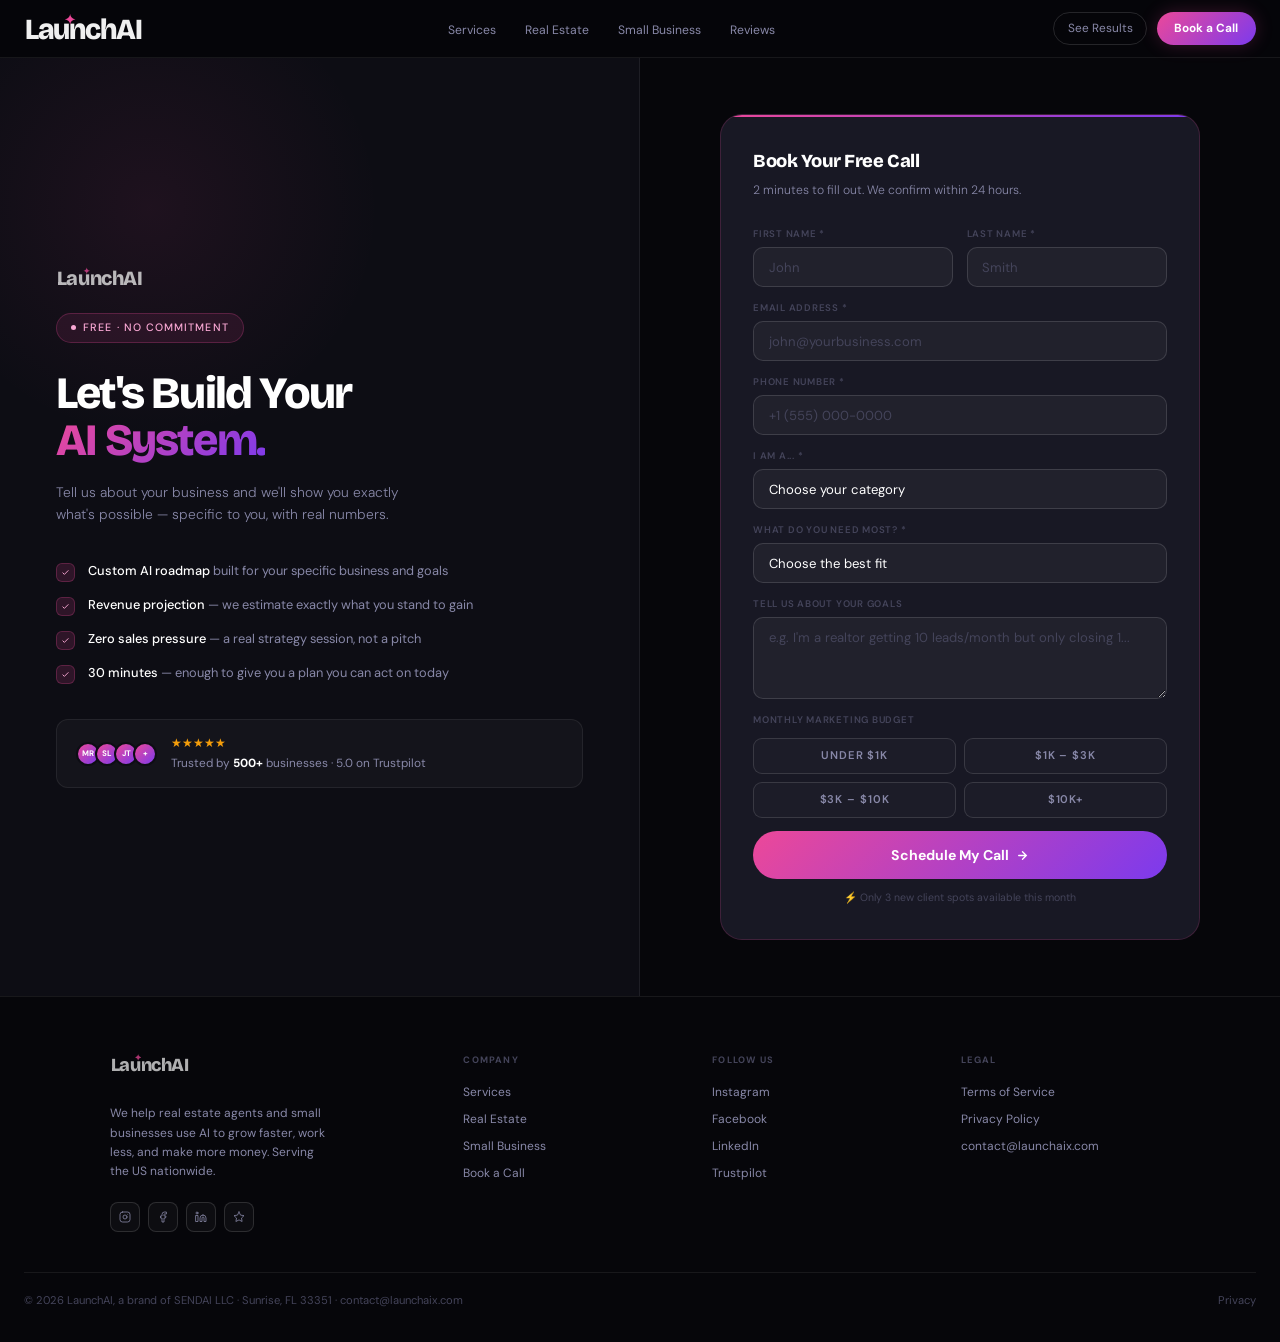
<file: book.html>
<!DOCTYPE html>
<html lang="en">
<head>
<meta charset="UTF-8">
<meta name="viewport" content="width=device-width, initial-scale=1.0">
<title>Book a Free Call | LaunchAI</title>
<meta name="description" content="Book your free AI strategy call with LaunchAI. We'll build a custom growth plan for your real estate or small business — no pressure, no BS.">
<meta name="robots" content="index, follow">
<link rel="canonical" href="https://launchaix.com/book">
<meta property="og:type" content="website">
<meta property="og:url" content="https://launchaix.com/book">
<meta property="og:title" content="Book a Free Call | LaunchAI">
<meta property="og:description" content="Book your free AI strategy call with LaunchAI. Get a custom plan specific to your business with real numbers.">
<meta property="og:image" content="https://launchaix.com/og-image.png">
<meta name="twitter:card" content="summary_large_image">
<meta name="twitter:title" content="Book a Free Call | LaunchAI">
<meta name="twitter:description" content="Book your free AI strategy call with LaunchAI.">
<meta name="twitter:image" content="https://launchaix.com/og-image.png">
<link rel="icon" href="data:image/svg+xml,<svg xmlns='http://www.w3.org/2000/svg' viewBox='0 0 32 32'><rect width='32' height='32' rx='8' fill='%23ec4899'/><text x='50%25' y='50%25' dominant-baseline='central' text-anchor='middle' font-family='Arial Black' font-size='20' font-weight='900' fill='white'>L</text></svg>">
<link rel="preconnect" href="https://fonts.googleapis.com">
<link rel="preconnect" href="https://fonts.gstatic.com" crossorigin>
<link href="https://fonts.googleapis.com/css2?family=Bricolage+Grotesque:wght@400;600;700;800&family=DM+Sans:ital,wght@0,300;0,400;0,500;1,300&display=swap" rel="stylesheet">
<style>
*,*::before,*::after{margin:0;padding:0;box-sizing:border-box}
:root{
  --ink:#06060a;--ink2:#0d0d14;--surface:#11111a;--card:#181824;--card2:#1e1e2e;
  --line:rgba(255,255,255,.07);--line2:rgba(255,255,255,.13);
  --off:#f0f0f8;--muted:#8888a8;--dim:#44445a;
  --pink:#ec4899;--ps:#f9a8d4;--purple:#7c3aed;--blue:#3b82f6;--bs:#93c5fd;
  --grad:linear-gradient(135deg,#ec4899,#7c3aed,#3b82f6);
  --grad2:linear-gradient(135deg,#ec4899,#7c3aed);
  --grad3:linear-gradient(135deg,#7c3aed,#3b82f6);
  --head:'Bricolage Grotesque',sans-serif;--body:'DM Sans',sans-serif;
}
html{scroll-behavior:smooth;-webkit-text-size-adjust:100%}
body{background:var(--ink);color:var(--off);font-family:var(--body);overflow-x:hidden;-webkit-font-smoothing:antialiased;line-height:1.6}
a{text-decoration:none;color:inherit}
:focus-visible{outline:2px solid var(--pink);outline-offset:2px}
/* Nav */
.nav{position:sticky;top:0;z-index:300;display:flex;align-items:center;justify-content:space-between;padding:0 1.5rem;height:58px;background:rgba(6,6,10,.88);backdrop-filter:blur(24px);border-bottom:1px solid var(--line)}
.nav-logo{display:flex;align-items:center;cursor:pointer;text-decoration:none;flex-shrink:0}
.logo-svg{height:34px;width:auto;display:block}
.nav-links{display:flex;gap:1.8rem;list-style:none}
.nav-links a{font-size:.76rem;color:var(--muted);transition:.2s}.nav-links a:hover{color:#fff}
.nav-btns{display:flex;gap:.6rem}
.btn-ghost-sm{font-size:.74rem;color:var(--muted);padding:.4rem .85rem;border-radius:50px;border:1px solid var(--line2);transition:.2s;cursor:pointer;font-family:var(--body);background:transparent;text-decoration:none}
.btn-ghost-sm:hover{color:#fff;border-color:rgba(255,255,255,.25)}
.btn-pink-sm{font-size:.74rem;font-weight:700;color:#fff;background:var(--grad2);padding:.44rem 1.1rem;border-radius:50px;transition:.2s;font-family:var(--body);border:none;box-shadow:0 0 18px rgba(236,72,153,.22);text-decoration:none;display:inline-block}
.btn-pink-sm:hover{opacity:.88}
@media(max-width:600px){.nav-links,.btn-ghost-sm{display:none}}
/* Book layout */
.book-wrap{min-height:calc(100vh - 58px);display:grid;grid-template-columns:1fr 1fr}
.book-left{padding:4.5rem 3.5rem;display:flex;flex-direction:column;justify-content:center;border-right:1px solid var(--line);background:var(--ink2);position:relative;overflow:hidden}
.book-left-glow{position:absolute;top:-100px;left:-100px;width:500px;height:500px;background:radial-gradient(circle,rgba(236,72,153,.08),transparent 65%);pointer-events:none}
.bbadge{display:inline-flex;align-items:center;gap:.45rem;background:rgba(236,72,153,.1);border:1px solid rgba(236,72,153,.25);color:var(--ps);font-size:.67rem;font-weight:500;letter-spacing:.1em;text-transform:uppercase;padding:.32rem .88rem;border-radius:50px;margin-bottom:1.7rem;font-family:var(--body)}
.bpulse{width:5px;height:5px;border-radius:50%;background:var(--ps);animation:blink 2s infinite;flex-shrink:0}
@keyframes blink{0%,100%{opacity:1;transform:scale(1)}50%{opacity:.3;transform:scale(1.5)}}
.bh1{font-family:var(--head);font-size:clamp(1.8rem,3.5vw,2.8rem);font-weight:800;letter-spacing:-.04em;line-height:1.06;color:#fff;margin-bottom:1rem}
.bh1-g{background:var(--grad2);-webkit-background-clip:text;-webkit-text-fill-color:transparent;background-clip:text}
.bsub{font-size:.86rem;color:var(--muted);font-weight:300;line-height:1.65;max-width:360px;margin-bottom:2.2rem}
.perks{display:flex;flex-direction:column;gap:.8rem;margin-bottom:2.2rem}
.perk{display:flex;align-items:flex-start;gap:.82rem}
.pchk{width:19px;height:19px;border-radius:6px;background:rgba(236,72,153,.15);border:1px solid rgba(236,72,153,.25);display:flex;align-items:center;justify-content:center;flex-shrink:0;margin-top:2px}
.pchk svg{width:9px;height:9px;fill:none;stroke:var(--ps);stroke-width:2.5;stroke-linecap:round}
.ptxt{font-size:.8rem;color:var(--muted);line-height:1.5}.ptxt strong{color:#fff;font-weight:500}
.pstrip{background:rgba(255,255,255,.03);border:1px solid var(--line);border-radius:12px;padding:.9rem 1.2rem;display:flex;align-items:center;gap:.85rem}
.psavs{display:flex}
.psav{width:24px;height:24px;border-radius:50%;border:2px solid var(--ink2);background:var(--grad2);font-size:.5rem;font-weight:700;color:#fff;display:flex;align-items:center;justify-content:center;margin-left:-5px}
.psav:first-child{margin-left:0}
.pst{color:#f59e0b;font-size:.77rem}
.pstxt{font-size:.74rem;color:var(--muted)}.pstxt strong{color:#fff}
/* Right / Form */
.book-right{padding:3.5rem 3rem;display:flex;flex-direction:column;align-items:center;justify-content:center;background:var(--ink)}
.fc{background:var(--card);border:1px solid rgba(236,72,153,.18);border-radius:22px;padding:2rem;position:relative;overflow:hidden;width:100%;max-width:480px}
.fc-tl{position:absolute;top:0;left:0;right:0;height:2px;background:var(--grad2)}
.fc-title{font-family:var(--head);font-size:1.15rem;font-weight:800;color:#fff;letter-spacing:-.025em;margin-bottom:.3rem}
.fc-sub{font-size:.76rem;color:var(--muted);margin-bottom:1.6rem;font-weight:300}
.frow{display:grid;grid-template-columns:1fr 1fr;gap:.82rem}
.field{display:flex;flex-direction:column;gap:.32rem;margin-bottom:.8rem}
.field label{font-size:.6rem;font-weight:600;color:var(--dim);letter-spacing:.08em;text-transform:uppercase;font-family:var(--body)}
.field input,.field select,.field textarea{background:rgba(255,255,255,.04);border:1px solid var(--line2);border-radius:10px;padding:.68rem .92rem;color:#fff;font-family:var(--body);font-size:.82rem;outline:none;transition:.25s;width:100%;-webkit-appearance:none;appearance:none}
.field input::placeholder,.field textarea::placeholder{color:var(--dim)}
.field input:focus,.field select:focus,.field textarea:focus{border-color:rgba(236,72,153,.5);box-shadow:0 0 0 3px rgba(236,72,153,.08)}
.field select option{background:var(--card)}.field textarea{min-height:82px;resize:vertical}
.bopts{display:grid;grid-template-columns:1fr 1fr;gap:.48rem}
.bopt{position:relative}.bopt input[type=radio]{position:absolute;opacity:0;width:0;height:0}
.bopt label{display:block;padding:.5rem .78rem;border-radius:9px;border:1px solid var(--line2);font-size:.7rem;color:var(--muted);cursor:pointer;transition:.2s;text-align:center;background:rgba(255,255,255,.02);font-family:var(--body)}
.bopt input:checked+label{border-color:rgba(236,72,153,.5);background:rgba(236,72,153,.1);color:var(--ps)}
.bopt label:hover{border-color:rgba(255,255,255,.2);color:#fff}
.blbl{font-size:.6rem;font-weight:600;color:var(--dim);letter-spacing:.08em;text-transform:uppercase;display:block;margin-bottom:.4rem;font-family:var(--body)}
.sbtn{width:100%;background:var(--grad2);color:#fff;font-family:var(--body);font-size:.88rem;font-weight:700;padding:.92rem;border-radius:50px;border:none;cursor:pointer;transition:.25s;margin-top:.85rem;display:flex;align-items:center;justify-content:center;gap:.45rem}
.sbtn:hover{opacity:.9;transform:translateY(-2px);box-shadow:0 10px 32px rgba(236,72,153,.35)}
.sbtn:disabled{opacity:.6;transform:none;cursor:not-allowed}
.fnote{font-size:.66rem;color:var(--dim);text-align:center;margin-top:.72rem;font-family:var(--body)}
.succ{display:none;text-align:center;padding:2.5rem 1rem}
.succ-icon{width:52px;height:52px;border-radius:50%;background:rgba(236,72,153,.15);border:1px solid rgba(236,72,153,.3);margin:0 auto 1.2rem;display:flex;align-items:center;justify-content:center;font-size:1.3rem}
.succ h3{font-family:var(--head);font-size:1.25rem;font-weight:800;color:#fff;margin-bottom:.5rem}
.succ p{font-size:.8rem;color:var(--muted);line-height:1.6}
/* Footer */
footer{background:var(--ink);border-top:1px solid var(--line);padding:3.5rem 1.5rem 2rem}
.ft-g{max-width:1060px;margin:0 auto;display:grid;grid-template-columns:1.5fr 1fr 1fr 1fr;gap:2.5rem;margin-bottom:2.5rem}
.ft-desc{font-size:.75rem;color:var(--muted);line-height:1.6;max-width:220px;margin-top:.7rem;margin-bottom:1.3rem}
.ft-col h5{font-size:.58rem;font-weight:700;letter-spacing:.13em;text-transform:uppercase;color:var(--dim);margin-bottom:.9rem}
.ft-col a{display:block;font-size:.75rem;color:var(--muted);margin-bottom:.5rem;transition:.2s}
.ft-col a:hover{color:#fff}
.si-r{display:flex;gap:.5rem}
.si{width:30px;height:30px;border-radius:8px;border:1px solid var(--line2);background:rgba(255,255,255,.03);display:flex;align-items:center;justify-content:center;transition:.25s;text-decoration:none;color:var(--muted)}
.si:hover{background:rgba(236,72,153,.15);border-color:rgba(236,72,153,.35);transform:translateY(-2px)}
.si svg{width:12px;height:12px;fill:none;stroke:currentColor;stroke-width:1.6;stroke-linecap:round;stroke-linejoin:round}
.ft-hr{height:1px;background:var(--line);margin-bottom:1.2rem}
.ft-bot{display:flex;align-items:center;justify-content:space-between;flex-wrap:wrap;gap:.8rem;font-size:.7rem;color:var(--dim)}
.ft-bot a{color:var(--dim);transition:.2s}.ft-bot a:hover{color:var(--muted)}
.tpv{color:#00b67a}
@media(max-width:900px){.book-wrap{grid-template-columns:1fr}.book-left{border-right:none;border-bottom:1px solid var(--line);padding:3rem 1.5rem}.book-right{padding:3rem 1.5rem}}
@media(max-width:600px){.frow{grid-template-columns:1fr}.ft-g{grid-template-columns:1fr 1fr}}
</style>
</head>
<body>

<nav class="nav">
  <a class="nav-logo" href="/" aria-label="LaunchAI">
    <svg class="logo-svg" viewBox="0 0 300 70" fill="none" xmlns="http://www.w3.org/2000/svg">
      <text x="2" y="56" font-family="'Bricolage Grotesque','Arial Black',Arial,sans-serif" font-size="60" font-weight="800" fill="#f0f0f0" letter-spacing="-2">LaunchAI</text>
      <g transform="translate(84,4)">
        <path d="M11 0 Q12 9.4 22 11 Q12 12.6 11 22 Q10 12.6 0 11 Q10 9.4 11 0Z" fill="#ec4899"/>
      </g>
    </svg>
  </a>
  <ul class="nav-links">
    <li><a href="/#services">Services</a></li>
    <li><a href="/#realestate">Real Estate</a></li>
    <li><a href="/#smallbiz">Small Business</a></li>
    <li><a href="/#reviews">Reviews</a></li>
  </ul>
  <div class="nav-btns">
    <a class="btn-ghost-sm" href="/#reviews">See Results</a>
    <a class="btn-pink-sm" href="/book">Book a Call</a>
  </div>
</nav>

<div class="book-wrap">
  <div class="book-left">
    <div class="book-left-glow"></div>
    <div style="position:relative;z-index:1">
      <div style="margin-bottom:1.4rem">
        <svg viewBox="0 0 200 50" fill="none" xmlns="http://www.w3.org/2000/svg" style="height:24px;width:auto;opacity:.75;display:block">
          <text x="2" y="40" font-family="'Bricolage Grotesque','Arial Black',Arial,sans-serif" font-size="42" font-weight="800" fill="#f0f0f0" letter-spacing="-1">LaunchAI</text>
          <g transform="translate(57,3)"><path d="M7 0 Q7.7 6 14 7 Q7.7 8 7 14 Q6.3 8 0 7 Q6.3 6 7 0Z" fill="#ec4899"/></g>
        </svg>
      </div>
      <div class="bbadge"><span class="bpulse"></span>Free · No commitment</div>
      <h1 class="bh1">Let's Build Your<br><span class="bh1-g">AI System.</span></h1>
      <p class="bsub">Tell us about your business and we'll show you exactly what's possible — specific to you, with real numbers.</p>
      <div class="perks">
        <div class="perk"><div class="pchk"><svg viewBox="0 0 24 24"><path d="M5 13l4 4L19 7"/></svg></div><span class="ptxt"><strong>Custom AI roadmap</strong> built for your specific business and goals</span></div>
        <div class="perk"><div class="pchk"><svg viewBox="0 0 24 24"><path d="M5 13l4 4L19 7"/></svg></div><span class="ptxt"><strong>Revenue projection</strong> — we estimate exactly what you stand to gain</span></div>
        <div class="perk"><div class="pchk"><svg viewBox="0 0 24 24"><path d="M5 13l4 4L19 7"/></svg></div><span class="ptxt"><strong>Zero sales pressure</strong> — a real strategy session, not a pitch</span></div>
        <div class="perk"><div class="pchk"><svg viewBox="0 0 24 24"><path d="M5 13l4 4L19 7"/></svg></div><span class="ptxt"><strong>30 minutes</strong> — enough to give you a plan you can act on today</span></div>
      </div>
      <div class="pstrip">
        <div class="psavs"><div class="psav">MR</div><div class="psav">SL</div><div class="psav">JT</div><div class="psav">+</div></div>
        <div><div class="pst">★★★★★</div><div class="pstxt">Trusted by <strong>500+</strong> businesses · 5.0 on Trustpilot</div></div>
      </div>
    </div>
  </div>

  <div class="book-right">
    <div class="fc">
      <div class="fc-tl"></div>
      <h2 class="fc-title">Book Your Free Call</h2>
      <p class="fc-sub">2 minutes to fill out. We confirm within 24 hours.</p>
      <form id="bForm" onsubmit="handleSub(event)" novalidate>
        <div class="frow">
          <div class="field"><label for="firstName">First Name *</label><input id="firstName" name="firstName" type="text" placeholder="John" required autocomplete="given-name"></div>
          <div class="field"><label for="lastName">Last Name *</label><input id="lastName" name="lastName" type="text" placeholder="Smith" required autocomplete="family-name"></div>
        </div>
        <div class="field"><label for="email">Email Address *</label><input id="email" name="email" type="email" placeholder="john@yourbusiness.com" required autocomplete="email"></div>
        <div class="field"><label for="phone">Phone Number *</label><input id="phone" name="phone" type="tel" placeholder="+1 (555) 000-0000" required autocomplete="tel"></div>
        <div class="field"><label for="category">I am a... *</label><select id="category" name="category" required><option value="" disabled selected>Choose your category</option><option>Real Estate Agent / Realtor</option><option>Small Business Owner</option><option>E-Commerce Brand</option><option>Service Business</option><option>Other</option></select></div>
        <div class="field"><label for="service">What do you need most? *</label><select id="service" name="service" required><option value="" disabled selected>Choose the best fit</option><option>AI Caller System</option><option>Social Media Management & Ads</option><option>Real Estate Lead Generation</option><option>Automated Marketing</option><option>Website / App Development</option><option>CRM Setup</option><option>Full Growth Package</option><option>Not sure — recommend me</option></select></div>
        <div class="field"><label for="goals">Tell us about your goals</label><textarea id="goals" name="goals" rows="3" placeholder="e.g. I'm a realtor getting 10 leads/month but only closing 1..."></textarea></div>
        <div class="field">
          <span class="blbl">Monthly Marketing Budget</span>
          <div class="bopts">
            <div class="bopt"><input type="radio" name="budget" id="b1" value="under-1k"><label for="b1">Under $1k</label></div>
            <div class="bopt"><input type="radio" name="budget" id="b2" value="1k-3k"><label for="b2">$1k – $3k</label></div>
            <div class="bopt"><input type="radio" name="budget" id="b3" value="3k-10k"><label for="b3">$3k – $10k</label></div>
            <div class="bopt"><input type="radio" name="budget" id="b4" value="10k+"><label for="b4">$10k+</label></div>
          </div>
        </div>
        <button type="submit" class="sbtn" id="sbtn">Schedule My Call <svg width="13" height="13" viewBox="0 0 24 24" fill="none" stroke="currentColor" stroke-width="2.5" stroke-linecap="round"><path d="M5 12h14M12 5l7 7-7 7"/></svg></button>
        <p class="fnote">⚡ Only 3 new client spots available this month</p>
      </form>
      <div class="succ" id="succDiv">
        <div class="succ-icon">✓</div>
        <h3>You're booked in!</h3>
        <p>We'll reach out within 24 hours to confirm your call. Check your inbox for a confirmation email.</p>
        <a href="https://www.trustpilot.com/review/launchaix.com" target="_blank" rel="noopener noreferrer" style="display:inline-block;margin-top:1rem;font-size:.76rem;color:#f9a8d4">★ Read what clients say on Trustpilot</a>
      </div>
    </div>
  </div>
</div>

<footer>
  <div class="ft-g">
    <div>
      <a href="/" style="display:inline-block;margin-bottom:.65rem">
        <svg viewBox="0 0 200 50" fill="none" xmlns="http://www.w3.org/2000/svg" style="height:22px;width:auto;opacity:.72;display:block">
          <text x="2" y="40" font-family="'Bricolage Grotesque','Arial Black',Arial,sans-serif" font-size="42" font-weight="800" fill="#f0f0f0" letter-spacing="-1">LaunchAI</text>
          <g transform="translate(57,3)"><path d="M7 0 Q7.7 6 14 7 Q7.7 8 7 14 Q6.3 8 0 7 Q6.3 6 7 0Z" fill="#ec4899"/></g>
        </svg>
      </a>
      <p class="ft-desc">We help real estate agents and small businesses use AI to grow faster, work less, and make more money. Serving the US nationwide.</p>
      <div class="si-r">
        <a class="si" href="https://www.instagram.com/launchaix?igsh=MWw5YXZ1ZnY0OTVsaw%3D%3D&utm_source=qr" target="_blank" rel="noopener noreferrer" aria-label="Instagram"><svg viewBox="0 0 24 24"><rect x="2" y="2" width="20" height="20" rx="5"/><circle cx="12" cy="12" r="4"/><circle cx="17.5" cy="6.5" r=".8" fill="currentColor" stroke="none"/></svg></a>
        <a class="si" href="https://www.facebook.com/profile.php?id=61578196255046" target="_blank" rel="noopener noreferrer" aria-label="Facebook"><svg viewBox="0 0 24 24"><path d="M18 2h-3a5 5 0 00-5 5v3H7v4h3v8h4v-8h3l1-4h-4V7a1 1 0 011-1h3z"/></svg></a>
        <a class="si" href="https://www.linkedin.com/company/launchaix/" target="_blank" rel="noopener noreferrer" aria-label="LinkedIn"><svg viewBox="0 0 24 24"><path d="M16 8a6 6 0 016 6v7h-4v-7a2 2 0 00-4 0v7h-4v-7a6 6 0 016-6z"/><rect x="2" y="9" width="4" height="12"/><circle cx="4" cy="4" r="2"/></svg></a>
        <a class="si" href="https://www.trustpilot.com/review/launchaix.com" target="_blank" rel="noopener noreferrer" aria-label="Trustpilot"><svg viewBox="0 0 24 24" fill="none" stroke="currentColor" stroke-width="1.6"><polygon points="12 2 15.09 8.26 22 9.27 17 14.14 18.18 21.02 12 17.77 5.82 21.02 7 14.14 2 9.27 8.91 8.26 12 2"/></svg></a>
      </div>
    </div>
    <div class="ft-col"><h5>Company</h5><a href="/#services">Services</a><a href="/#realestate">Real Estate</a><a href="/#smallbiz">Small Business</a><a href="/book">Book a Call</a></div>
    <div class="ft-col"><h5>Follow Us</h5><a href="https://www.instagram.com/launchaix?igsh=MWw5YXZ1ZnY0OTVsaw%3D%3D&utm_source=qr" target="_blank" rel="noopener noreferrer">Instagram</a><a href="https://www.facebook.com/profile.php?id=61578196255046" target="_blank" rel="noopener noreferrer">Facebook</a><a href="https://www.linkedin.com/company/launchaix/" target="_blank" rel="noopener noreferrer">LinkedIn</a><a href="https://www.trustpilot.com/review/launchaix.com" target="_blank" rel="noopener noreferrer">Trustpilot</a></div>
    <div class="ft-col"><h5>Legal</h5><a href="/terms-of-service">Terms of Service</a><a href="/privacy">Privacy Policy</a><a href="mailto:contact@launchaix.com">contact@launchaix.com</a></div>
  </div>
  <div class="ft-hr"></div>
  <div class="ft-bot"><span>© 2026 LaunchAI, a brand of SENDAI LLC · Sunrise, FL 33351 · contact@launchaix.com</span><div style="display:flex;gap:1.2rem;align-items:center"><a href="/privacy">Privacy</a></div></div>
</footer>

<script>
function handleSub(e){e.preventDefault();var btn=document.getElementById('sbtn');var form=document.getElementById('bForm');var succ=document.getElementById('succDiv');var email=document.getElementById('email').value;var emailRe=/^[^\s@]+@[^\s@]+\.[^\s@]+$/;if(!emailRe.test(email)){alert('Please enter a valid email address.');return}btn.innerHTML='Submitting...';btn.disabled=true;btn.style.opacity='.65';fetch('https://formspree.io/f/mojraynk',{method:'POST',body:new FormData(form),headers:{'Accept':'application/json'}}).then(function(r){if(r.ok){form.style.display='none';succ.style.display='block'}else{btn.innerHTML='Schedule My Call <svg width="13" height="13" viewBox="0 0 24 24" fill="none" stroke="currentColor" stroke-width="2.5" stroke-linecap="round"><path d="M5 12h14M12 5l7 7-7 7"/></svg>';btn.disabled=false;btn.style.opacity='1';alert('Something went wrong. Please try again or email us at contact@launchaix.com.')}}).catch(function(){btn.innerHTML='Schedule My Call <svg width="13" height="13" viewBox="0 0 24 24" fill="none" stroke="currentColor" stroke-width="2.5" stroke-linecap="round"><path d="M5 12h14M12 5l7 7-7 7"/></svg>';btn.disabled=false;btn.style.opacity='1';alert('Network error. Please try again or email us at contact@launchaix.com.')})}
</script>
</body>
</html>
</file>
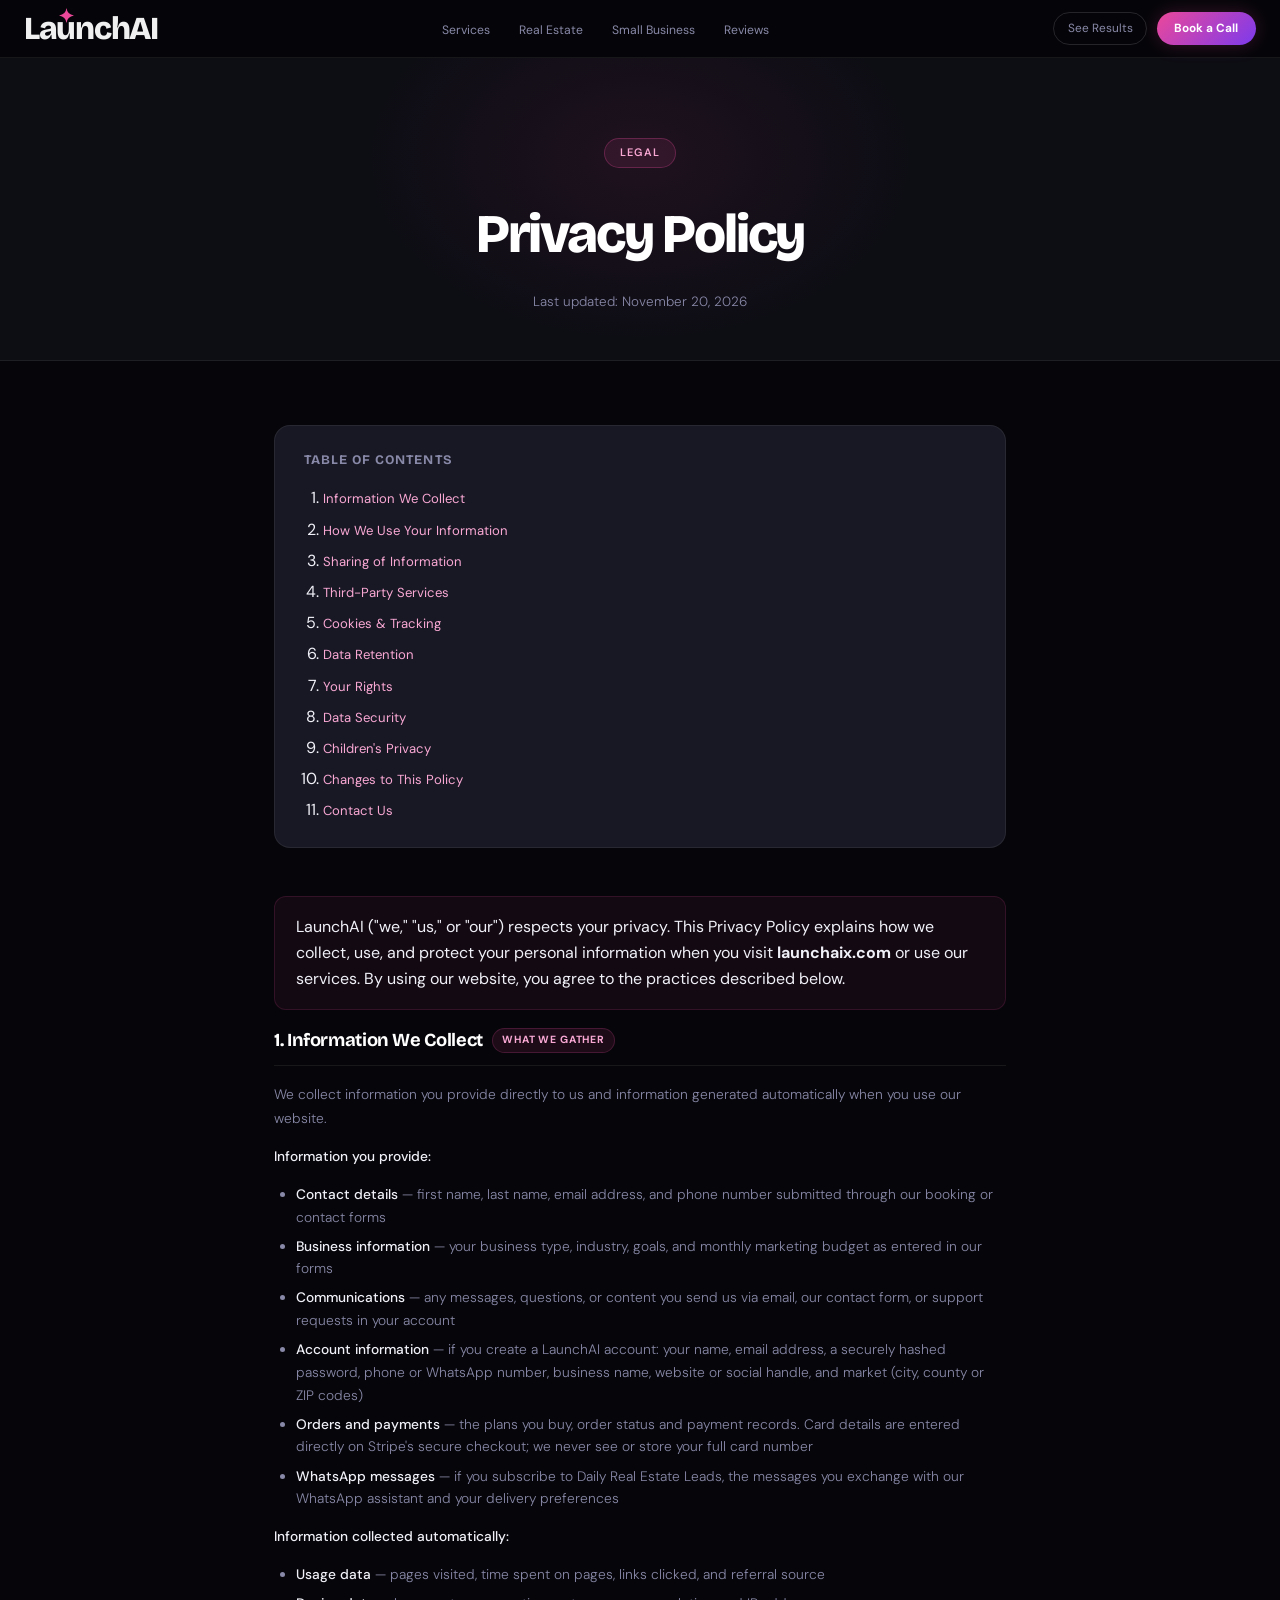
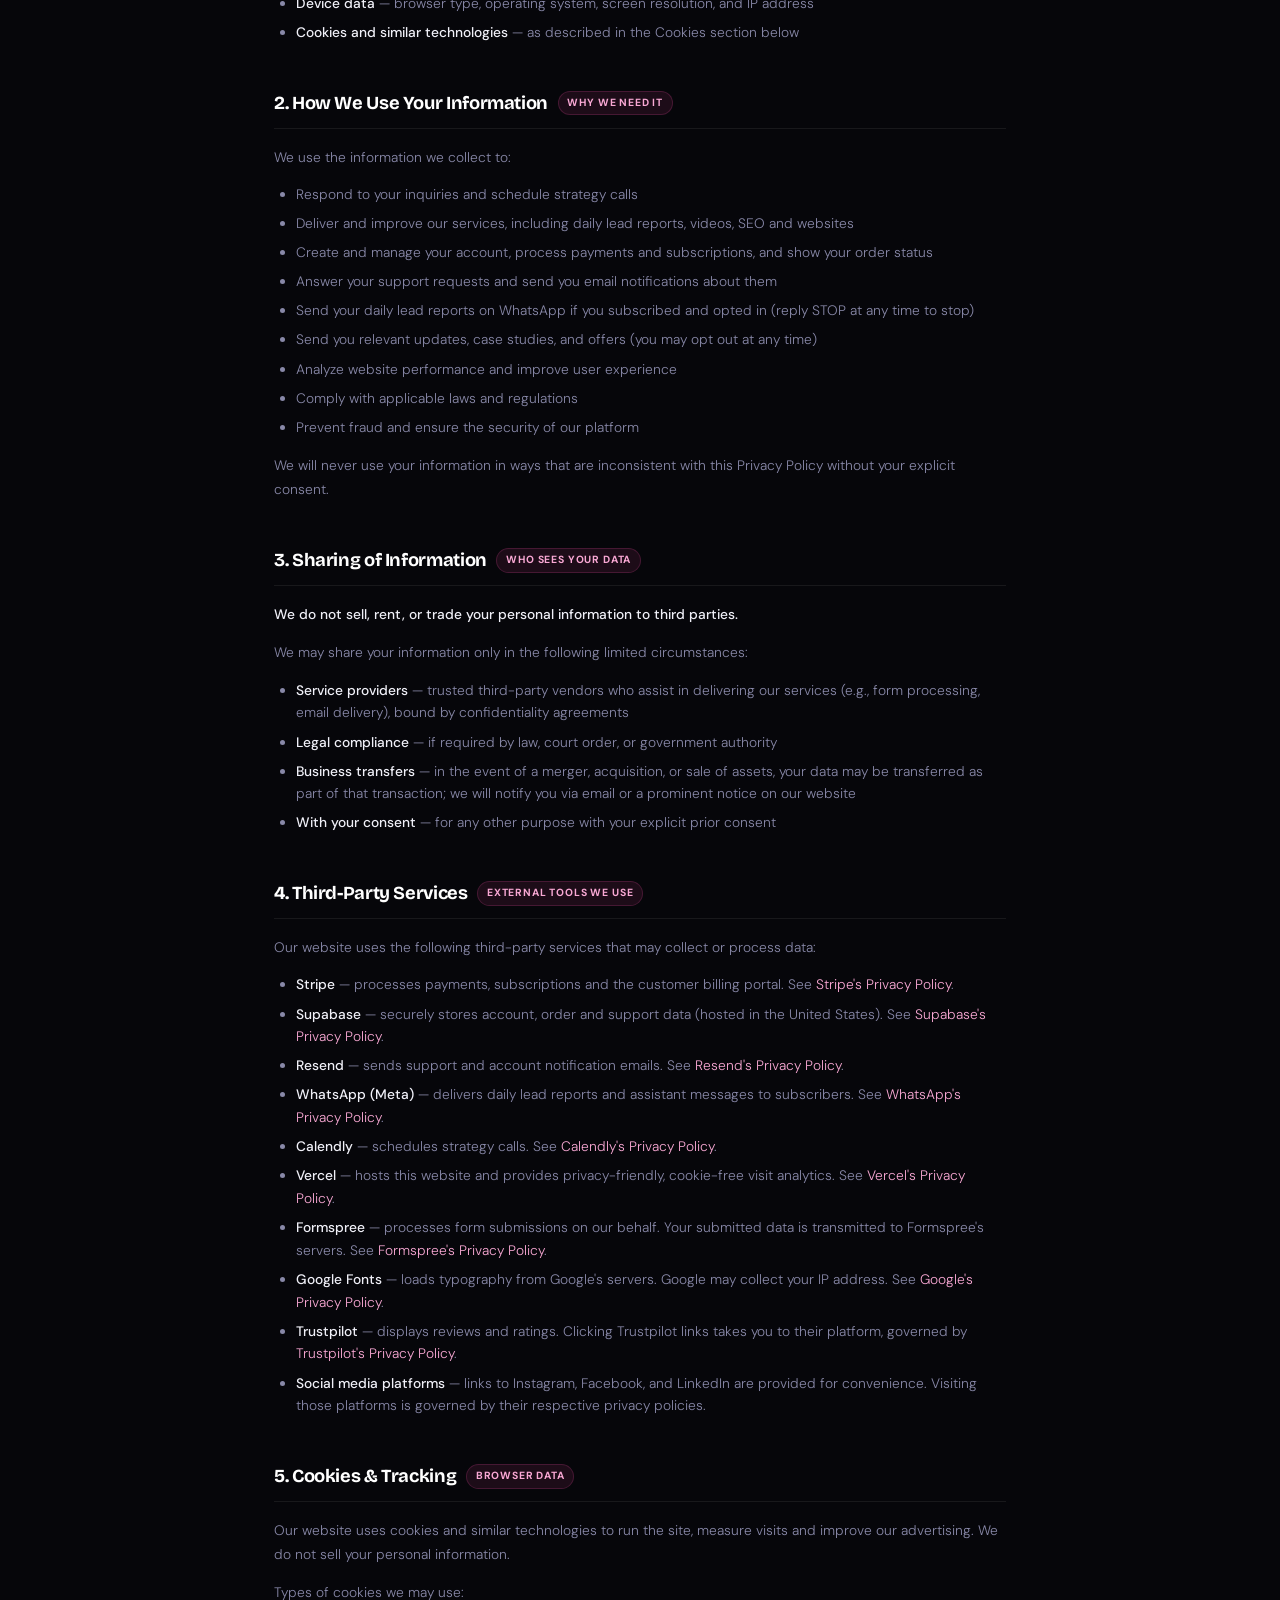
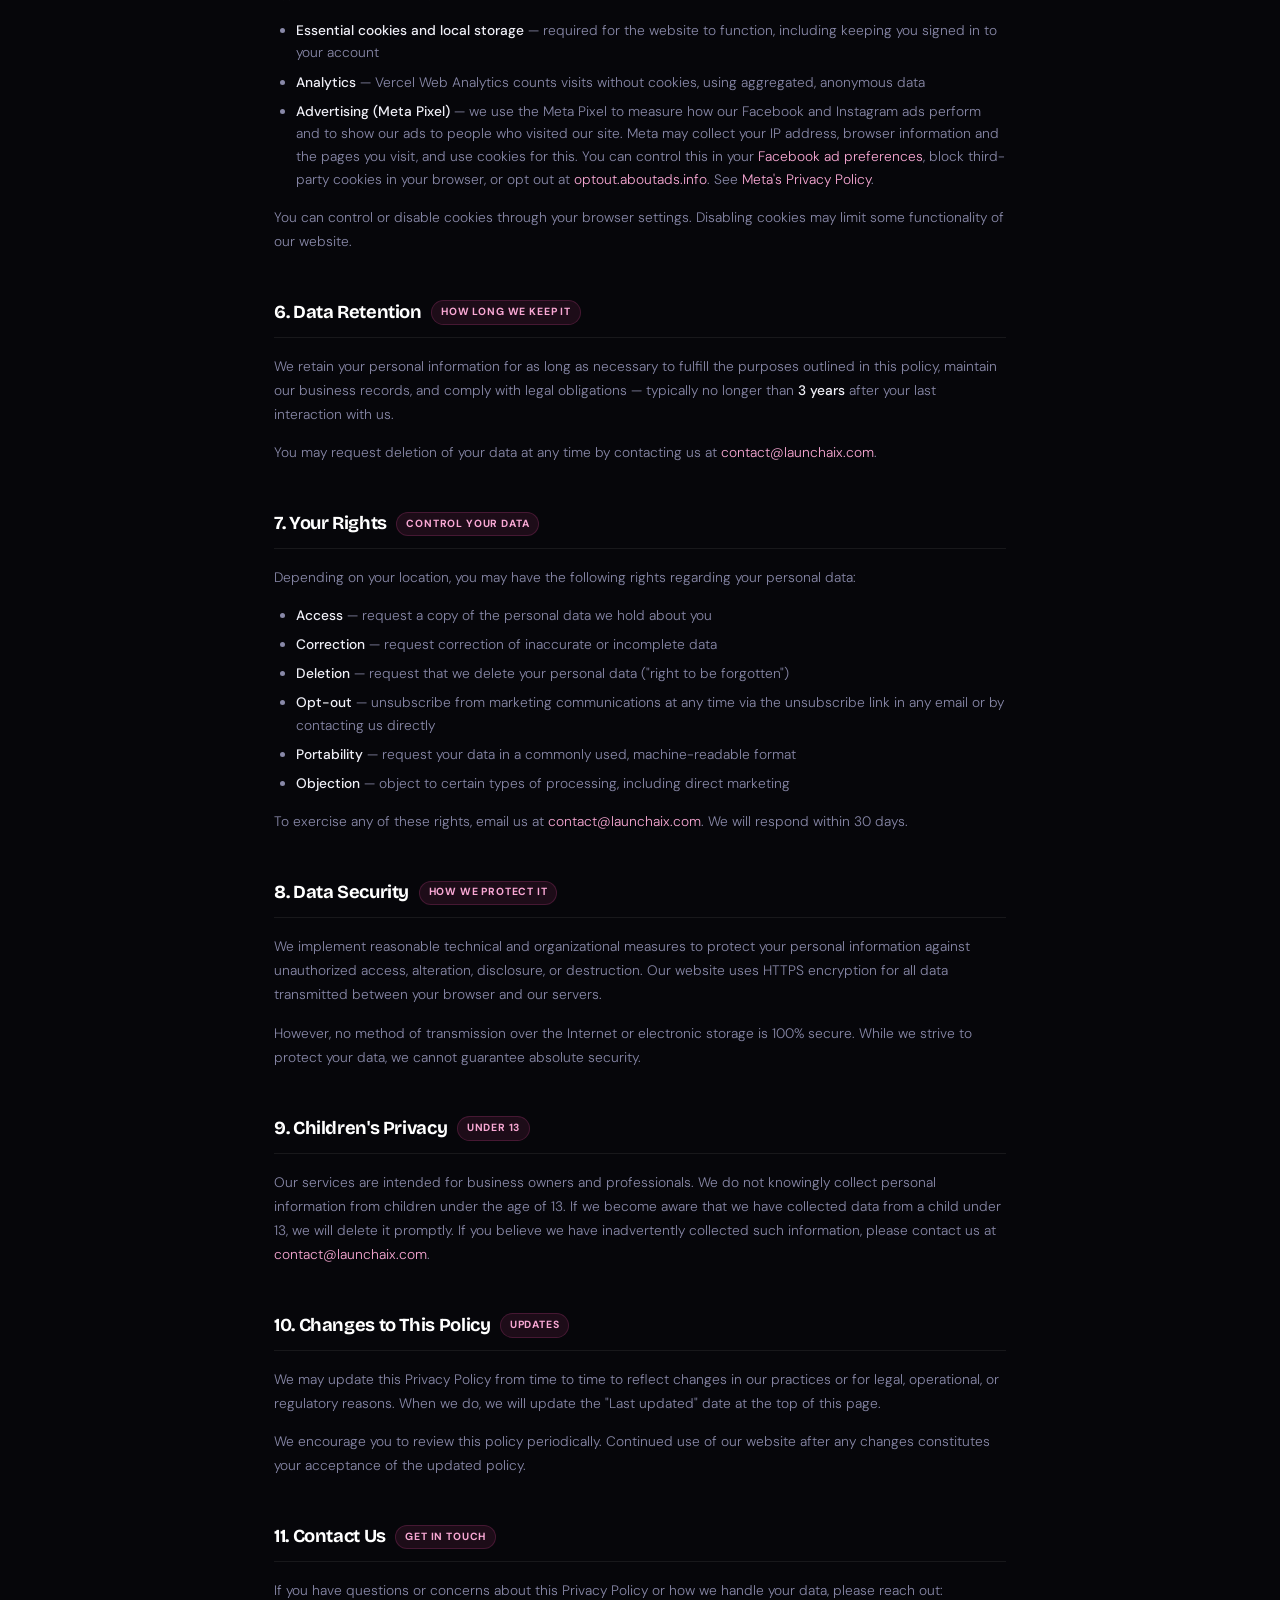
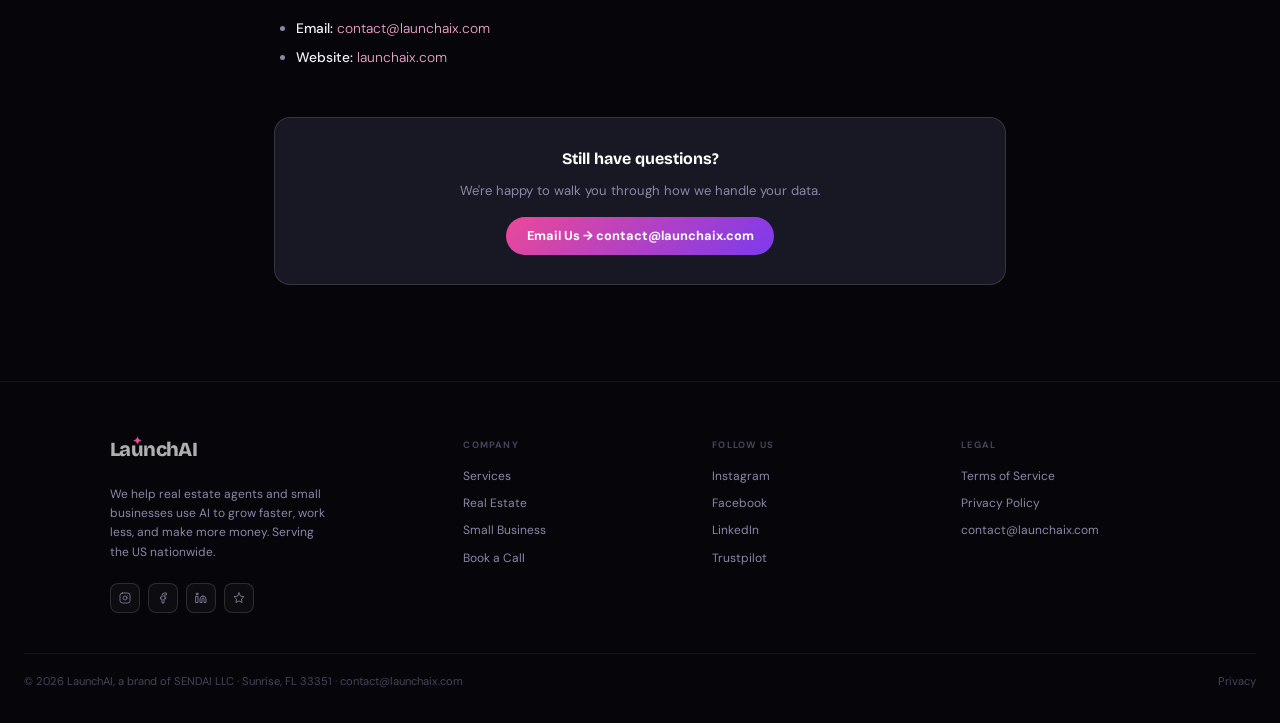
<file: privacy.html>
<!DOCTYPE html>
<html lang="en">
<head>
<meta charset="UTF-8">
<meta name="viewport" content="width=device-width, initial-scale=1.0">
<title>Privacy Policy | LaunchAI</title>
<meta name="description" content="LaunchAI Privacy Policy — how we collect, use, and protect your information.">
<meta name="robots" content="index, follow">
<link rel="canonical" href="https://launchaix.com/privacy">
<link rel="icon" href="data:image/svg+xml,<svg xmlns='http://www.w3.org/2000/svg' viewBox='0 0 32 32'><rect width='32' height='32' rx='8' fill='%23ec4899'/><text x='50%25' y='50%25' dominant-baseline='central' text-anchor='middle' font-family='Arial Black' font-size='20' font-weight='900' fill='white'>L</text></svg>">
<link rel="preconnect" href="https://fonts.googleapis.com">
<link rel="preconnect" href="https://fonts.gstatic.com" crossorigin>
<link href="https://fonts.googleapis.com/css2?family=Bricolage+Grotesque:wght@400;600;700;800&family=DM+Sans:ital,wght@0,300;0,400;0,500;1,300&display=swap" rel="stylesheet">
<style>
*,*::before,*::after{margin:0;padding:0;box-sizing:border-box}
:root{
  --ink:#06060a;--ink2:#0d0d14;--surface:#11111a;--card:#181824;--card2:#1e1e2e;
  --line:rgba(255,255,255,.07);--line2:rgba(255,255,255,.13);
  --off:#f0f0f8;--muted:#8888a8;--dim:#44445a;
  --pink:#ec4899;--ps:#f9a8d4;
  --grad2:linear-gradient(135deg,#ec4899,#7c3aed);
  --head:'Bricolage Grotesque',sans-serif;--body:'DM Sans',sans-serif;
}
html{scroll-behavior:smooth;-webkit-text-size-adjust:100%}
body{background:var(--ink);color:var(--off);font-family:var(--body);overflow-x:hidden;-webkit-font-smoothing:antialiased;line-height:1.6}
a{text-decoration:none;color:inherit}
:focus-visible{outline:2px solid var(--pink);outline-offset:2px}
.nav{position:sticky;top:0;z-index:300;display:flex;align-items:center;justify-content:space-between;padding:0 1.5rem;height:58px;background:rgba(6,6,10,.88);backdrop-filter:blur(24px);border-bottom:1px solid var(--line)}
.nav-logo{display:flex;align-items:center;text-decoration:none;flex-shrink:0}
.logo-svg{height:34px;width:auto;display:block}
.logo-html{position:relative;display:inline-block;line-height:1}
.logo-html .lh-text{font-family:'Bricolage Grotesque','Arial Black',Arial,sans-serif;font-weight:800;color:#f0f0f0;letter-spacing:-.04em;line-height:1;white-space:nowrap;display:block}
.logo-html .lh-star{position:absolute;pointer-events:none;left:0}
.logo-html-nav .lh-text{font-size:32px}
.logo-html-nav .lh-star{width:15px;height:15px;top:-5px}
.logo-html-sm .lh-text{font-size:20px;opacity:.72;letter-spacing:-.03em}
.logo-html-sm .lh-star{width:9px;height:9px;top:-3px}
.nav-links{display:flex;gap:1.8rem;list-style:none}
.nav-links a{font-size:.76rem;color:var(--muted);transition:.2s}.nav-links a:hover{color:#fff}
.nav-btns{display:flex;gap:.6rem}
.btn-ghost-sm{font-size:.74rem;color:var(--muted);padding:.4rem .85rem;border-radius:50px;border:1px solid var(--line2);transition:.2s;font-family:var(--body);background:transparent;text-decoration:none}
.btn-ghost-sm:hover{color:#fff;border-color:rgba(255,255,255,.25)}
.btn-pink-sm{font-size:.74rem;font-weight:700;color:#fff;background:var(--grad2);padding:.44rem 1.1rem;border-radius:50px;transition:.2s;font-family:var(--body);border:none;box-shadow:0 0 18px rgba(236,72,153,.22);text-decoration:none;display:inline-block}
.btn-pink-sm:hover{opacity:.88}
@media(max-width:600px){.nav-links,.btn-ghost-sm{display:none}}
/* Legal page layout */
.legal-hero{padding:5rem 1.5rem 3rem;text-align:center;border-bottom:1px solid var(--line);background:var(--ink2);position:relative;overflow:hidden}
.legal-hero::before{content:'';position:absolute;top:-100px;left:50%;transform:translateX(-50%);width:600px;height:400px;background:radial-gradient(ellipse,rgba(236,72,153,.08),transparent 65%);pointer-events:none}
.legal-badge{display:inline-flex;align-items:center;gap:.5rem;background:rgba(236,72,153,.1);border:1px solid rgba(236,72,153,.28);color:var(--ps);font-size:.68rem;font-weight:600;letter-spacing:.1em;text-transform:uppercase;padding:.34rem .95rem;border-radius:50px;margin-bottom:1.4rem;position:relative;z-index:1}
.legal-hero h1{font-family:var(--head);font-size:clamp(2rem,5vw,3.4rem);font-weight:800;letter-spacing:-.04em;color:#fff;margin-bottom:.8rem;position:relative;z-index:1}
.legal-hero p{font-size:.84rem;color:var(--muted);font-weight:300;position:relative;z-index:1}
.legal-wrap{max-width:780px;margin:0 auto;padding:4rem 1.5rem 6rem}
.legal-toc{background:var(--card);border:1px solid var(--line);border-radius:16px;padding:1.5rem 1.8rem;margin-bottom:3rem}
.legal-toc h3{font-family:var(--head);font-size:.82rem;font-weight:700;color:var(--muted);letter-spacing:.08em;text-transform:uppercase;margin-bottom:.9rem}
.legal-toc ol{padding-left:1.2rem;display:flex;flex-direction:column;gap:.35rem}
.legal-toc li a{font-size:.82rem;color:var(--ps);transition:.2s}.legal-toc li a:hover{color:#fff}
.legal-section{margin-bottom:2.8rem}
.legal-section h2{font-family:var(--head);font-size:1.15rem;font-weight:700;color:#fff;letter-spacing:-.02em;margin-bottom:1rem;padding-bottom:.6rem;border-bottom:1px solid var(--line);display:flex;align-items:center;gap:.6rem}
.legal-section h2 span{font-family:var(--body);font-size:.65rem;font-weight:700;color:var(--ps);background:rgba(236,72,153,.1);border:1px solid rgba(236,72,153,.2);padding:.18rem .55rem;border-radius:50px;letter-spacing:.08em;text-transform:uppercase;white-space:nowrap}
.legal-section p{font-size:.86rem;color:var(--muted);line-height:1.75;margin-bottom:.9rem;font-weight:300}
.legal-section p strong{color:var(--off);font-weight:500}
.legal-section ul,.legal-section ol{padding-left:1.4rem;margin-bottom:.9rem;display:flex;flex-direction:column;gap:.4rem}
.legal-section li{font-size:.86rem;color:var(--muted);line-height:1.65;font-weight:300}
.legal-section li strong{color:var(--off);font-weight:500}
.legal-highlight{background:rgba(236,72,153,.06);border:1px solid rgba(236,72,153,.15);border-radius:12px;padding:1.1rem 1.3rem;margin:1rem 0}
.legal-highlight p{margin-bottom:0;color:var(--off)}
.legal-contact{background:var(--card);border:1px solid var(--line2);border-radius:16px;padding:1.8rem;text-align:center;margin-top:3rem}
.legal-contact h3{font-family:var(--head);font-size:1rem;font-weight:700;color:#fff;margin-bottom:.5rem}
.legal-contact p{font-size:.82rem;color:var(--muted);margin-bottom:1rem}
.legal-contact a{display:inline-flex;align-items:center;gap:.4rem;background:var(--grad2);color:#fff;font-size:.8rem;font-weight:700;padding:.55rem 1.3rem;border-radius:50px;font-family:var(--body);transition:.2s}
.legal-contact a:hover{opacity:.88}
/* Footer */
footer{background:var(--ink);border-top:1px solid var(--line);padding:3.5rem 1.5rem 2rem}
.ft-g{max-width:1060px;margin:0 auto;display:grid;grid-template-columns:1.5fr 1fr 1fr 1fr;gap:2.5rem;margin-bottom:2.5rem}
.ft-desc{font-size:.75rem;color:var(--muted);line-height:1.6;max-width:220px;margin-top:.7rem;margin-bottom:1.3rem}
.ft-col h5{font-size:.58rem;font-weight:700;letter-spacing:.13em;text-transform:uppercase;color:var(--dim);margin-bottom:.9rem}
.ft-col a{display:block;font-size:.75rem;color:var(--muted);margin-bottom:.5rem;transition:.2s}
.ft-col a:hover{color:#fff}
.si-r{display:flex;gap:.5rem}
.si{width:30px;height:30px;border-radius:8px;border:1px solid var(--line2);background:rgba(255,255,255,.03);display:flex;align-items:center;justify-content:center;transition:.25s;text-decoration:none;color:var(--muted)}
.si:hover{background:rgba(236,72,153,.15);border-color:rgba(236,72,153,.35);transform:translateY(-2px)}
.si svg{width:12px;height:12px;fill:none;stroke:currentColor;stroke-width:1.6;stroke-linecap:round;stroke-linejoin:round}
.ft-hr{height:1px;background:var(--line);margin-bottom:1.2rem}
.ft-bot{display:flex;align-items:center;justify-content:space-between;flex-wrap:wrap;gap:.8rem;font-size:.7rem;color:var(--dim)}
.ft-bot a{color:var(--dim);transition:.2s}.ft-bot a:hover{color:var(--muted)}
.tpv{color:#00b67a}
@media(max-width:600px){.ft-g{grid-template-columns:1fr 1fr}}
</style>
<!-- Meta Pixel Code -->
<script>
!function(f,b,e,v,n,t,s)
{if(f.fbq)return;n=f.fbq=function(){n.callMethod?
n.callMethod.apply(n,arguments):n.queue.push(arguments)};
if(!f._fbq)f._fbq=n;n.push=n;n.loaded=!0;n.version='2.0';
n.queue=[];t=b.createElement(e);t.async=!0;
t.src=v;s=b.getElementsByTagName(e)[0];
s.parentNode.insertBefore(t,s)}(window, document,'script',
'https://connect.facebook.net/en_US/fbevents.js');
fbq('init', '2270715980511348');
fbq('track', 'PageView');
</script>
<noscript><img height="1" width="1" style="display:none"
src="https://www.facebook.com/tr?id=2270715980511348&ev=PageView&noscript=1"
/></noscript>
<!-- End Meta Pixel Code -->
<script>window.lxTrack=function(e,d){try{window.fbq&&fbq('track',e,d||{})}catch(_){}};</script>
</head>
<body>

<nav class="nav">
  <a class="nav-logo" href="/" aria-label="LaunchAI">
    <div class="logo-html logo-html-nav" id="navLogo">
      <span class="lh-text" id="navLogoText">LaunchAI</span>
      <svg class="lh-star" id="navLogoStar" viewBox="0 0 38 38" xmlns="http://www.w3.org/2000/svg">
        <path d="M19 0 Q20.8 16.2 38 19 Q20.8 21.8 19 38 Q17.2 21.8 0 19 Q17.2 16.2 19 0Z" fill="#ec4899"/>
      </svg>
    </div>
  </a>
  <ul class="nav-links">
    <li><a href="/#leads">Services</a></li>
    <li><a href="/#growth-re">Real Estate</a></li>
    <li><a href="/#growth-sb">Small Business</a></li>
    <li><a href="/#reviews">Reviews</a></li>
  </ul>
  <div class="nav-btns">
    <a class="btn-ghost-sm" href="/#reviews">See Results</a>
    <a class="btn-pink-sm" href="/?buy=call">Book a Call</a>
  </div>
</nav>

<div class="legal-hero">
  <div class="legal-badge">Legal</div>
  <h1>Privacy Policy</h1>
  <p>Last updated: November 20, 2026</p>
</div>

<div class="legal-wrap">

  <div class="legal-toc">
    <h3>Table of Contents</h3>
    <ol>
      <li><a href="#info-we-collect">Information We Collect</a></li>
      <li><a href="#how-we-use">How We Use Your Information</a></li>
      <li><a href="#sharing">Sharing of Information</a></li>
      <li><a href="#third-parties">Third-Party Services</a></li>
      <li><a href="#cookies">Cookies & Tracking</a></li>
      <li><a href="#data-retention">Data Retention</a></li>
      <li><a href="#your-rights">Your Rights</a></li>
      <li><a href="#security">Data Security</a></li>
      <li><a href="#children">Children's Privacy</a></li>
      <li><a href="#changes">Changes to This Policy</a></li>
      <li><a href="#contact-privacy">Contact Us</a></li>
    </ol>
  </div>

  <div class="legal-highlight">
    <p>LaunchAI ("we," "us," or "our") respects your privacy. This Privacy Policy explains how we collect, use, and protect your personal information when you visit <strong>launchaix.com</strong> or use our services. By using our website, you agree to the practices described below.</p>
  </div>

  <div class="legal-section" id="info-we-collect">
    <h2>1. Information We Collect <span>What we gather</span></h2>
    <p>We collect information you provide directly to us and information generated automatically when you use our website.</p>
    <p><strong>Information you provide:</strong></p>
    <ul>
      <li><strong>Contact details</strong> — first name, last name, email address, and phone number submitted through our booking or contact forms</li>
      <li><strong>Business information</strong> — your business type, industry, goals, and monthly marketing budget as entered in our forms</li>
      <li><strong>Communications</strong> — any messages, questions, or content you send us via email, our contact form, or support requests in your account</li>
      <li><strong>Account information</strong> — if you create a LaunchAI account: your name, email address, a securely hashed password, phone or WhatsApp number, business name, website or social handle, and market (city, county or ZIP codes)</li>
      <li><strong>Orders and payments</strong> — the plans you buy, order status and payment records. Card details are entered directly on Stripe's secure checkout; we never see or store your full card number</li>
      <li><strong>WhatsApp messages</strong> — if you subscribe to Daily Real Estate Leads, the messages you exchange with our WhatsApp assistant and your delivery preferences</li>
    </ul>
    <p><strong>Information collected automatically:</strong></p>
    <ul>
      <li><strong>Usage data</strong> — pages visited, time spent on pages, links clicked, and referral source</li>
      <li><strong>Device data</strong> — browser type, operating system, screen resolution, and IP address</li>
      <li><strong>Cookies and similar technologies</strong> — as described in the Cookies section below</li>
    </ul>
  </div>

  <div class="legal-section" id="how-we-use">
    <h2>2. How We Use Your Information <span>Why we need it</span></h2>
    <p>We use the information we collect to:</p>
    <ul>
      <li>Respond to your inquiries and schedule strategy calls</li>
      <li>Deliver and improve our services, including daily lead reports, videos, SEO and websites</li>
      <li>Create and manage your account, process payments and subscriptions, and show your order status</li>
      <li>Answer your support requests and send you email notifications about them</li>
      <li>Send your daily lead reports on WhatsApp if you subscribed and opted in (reply STOP at any time to stop)</li>
      <li>Send you relevant updates, case studies, and offers (you may opt out at any time)</li>
      <li>Analyze website performance and improve user experience</li>
      <li>Comply with applicable laws and regulations</li>
      <li>Prevent fraud and ensure the security of our platform</li>
    </ul>
    <p>We will never use your information in ways that are inconsistent with this Privacy Policy without your explicit consent.</p>
  </div>

  <div class="legal-section" id="sharing">
    <h2>3. Sharing of Information <span>Who sees your data</span></h2>
    <p><strong>We do not sell, rent, or trade your personal information to third parties.</strong></p>
    <p>We may share your information only in the following limited circumstances:</p>
    <ul>
      <li><strong>Service providers</strong> — trusted third-party vendors who assist in delivering our services (e.g., form processing, email delivery), bound by confidentiality agreements</li>
      <li><strong>Legal compliance</strong> — if required by law, court order, or government authority</li>
      <li><strong>Business transfers</strong> — in the event of a merger, acquisition, or sale of assets, your data may be transferred as part of that transaction; we will notify you via email or a prominent notice on our website</li>
      <li><strong>With your consent</strong> — for any other purpose with your explicit prior consent</li>
    </ul>
  </div>

  <div class="legal-section" id="third-parties">
    <h2>4. Third-Party Services <span>External tools we use</span></h2>
    <p>Our website uses the following third-party services that may collect or process data:</p>
    <ul>
      <li><strong>Stripe</strong> — processes payments, subscriptions and the customer billing portal. See <a href="https://stripe.com/privacy" target="_blank" rel="noopener noreferrer" style="color:var(--ps)">Stripe's Privacy Policy</a>.</li>
      <li><strong>Supabase</strong> — securely stores account, order and support data (hosted in the United States). See <a href="https://supabase.com/privacy" target="_blank" rel="noopener noreferrer" style="color:var(--ps)">Supabase's Privacy Policy</a>.</li>
      <li><strong>Resend</strong> — sends support and account notification emails. See <a href="https://resend.com/legal/privacy-policy" target="_blank" rel="noopener noreferrer" style="color:var(--ps)">Resend's Privacy Policy</a>.</li>
      <li><strong>WhatsApp (Meta)</strong> — delivers daily lead reports and assistant messages to subscribers. See <a href="https://www.whatsapp.com/legal/privacy-policy" target="_blank" rel="noopener noreferrer" style="color:var(--ps)">WhatsApp's Privacy Policy</a>.</li>
      <li><strong>Calendly</strong> — schedules strategy calls. See <a href="https://calendly.com/privacy" target="_blank" rel="noopener noreferrer" style="color:var(--ps)">Calendly's Privacy Policy</a>.</li>
      <li><strong>Vercel</strong> — hosts this website and provides privacy-friendly, cookie-free visit analytics. See <a href="https://vercel.com/legal/privacy-policy" target="_blank" rel="noopener noreferrer" style="color:var(--ps)">Vercel's Privacy Policy</a>.</li>
      <li><strong>Formspree</strong> — processes form submissions on our behalf. Your submitted data is transmitted to Formspree's servers. See <a href="https://formspree.io/legal/privacy-policy" target="_blank" rel="noopener noreferrer" style="color:var(--ps)">Formspree's Privacy Policy</a>.</li>
      <li><strong>Google Fonts</strong> — loads typography from Google's servers. Google may collect your IP address. See <a href="https://policies.google.com/privacy" target="_blank" rel="noopener noreferrer" style="color:var(--ps)">Google's Privacy Policy</a>.</li>
      <li><strong>Trustpilot</strong> — displays reviews and ratings. Clicking Trustpilot links takes you to their platform, governed by <a href="https://legal.trustpilot.com/end-user-privacy-terms" target="_blank" rel="noopener noreferrer" style="color:var(--ps)">Trustpilot's Privacy Policy</a>.</li>
      <li><strong>Social media platforms</strong> — links to Instagram, Facebook, and LinkedIn are provided for convenience. Visiting those platforms is governed by their respective privacy policies.</li>
    </ul>
  </div>

  <div class="legal-section" id="cookies">
    <h2>5. Cookies &amp; Tracking <span>Browser data</span></h2>
    <p>Our website uses cookies and similar technologies to run the site, measure visits and improve our advertising. We do not sell your personal information.</p>
    <p>Types of cookies we may use:</p>
    <ul>
      <li><strong>Essential cookies and local storage</strong> — required for the website to function, including keeping you signed in to your account</li>
      <li><strong>Analytics</strong> — Vercel Web Analytics counts visits without cookies, using aggregated, anonymous data</li>
      <li><strong>Advertising (Meta Pixel)</strong> — we use the Meta Pixel to measure how our Facebook and Instagram ads perform and to show our ads to people who visited our site. Meta may collect your IP address, browser information and the pages you visit, and use cookies for this. You can control this in your <a href="https://www.facebook.com/adpreferences" target="_blank" rel="noopener noreferrer" style="color:var(--ps)">Facebook ad preferences</a>, block third-party cookies in your browser, or opt out at <a href="https://optout.aboutads.info" target="_blank" rel="noopener noreferrer" style="color:var(--ps)">optout.aboutads.info</a>. See <a href="https://www.facebook.com/privacy/policy" target="_blank" rel="noopener noreferrer" style="color:var(--ps)">Meta's Privacy Policy</a>.</li>
    </ul>
    <p>You can control or disable cookies through your browser settings. Disabling cookies may limit some functionality of our website.</p>
  </div>

  <div class="legal-section" id="data-retention">
    <h2>6. Data Retention <span>How long we keep it</span></h2>
    <p>We retain your personal information for as long as necessary to fulfill the purposes outlined in this policy, maintain our business records, and comply with legal obligations — typically no longer than <strong>3 years</strong> after your last interaction with us.</p>
    <p>You may request deletion of your data at any time by contacting us at <a href="mailto:contact@launchaix.com" style="color:var(--ps)">contact@launchaix.com</a>.</p>
  </div>

  <div class="legal-section" id="your-rights">
    <h2>7. Your Rights <span>Control your data</span></h2>
    <p>Depending on your location, you may have the following rights regarding your personal data:</p>
    <ul>
      <li><strong>Access</strong> — request a copy of the personal data we hold about you</li>
      <li><strong>Correction</strong> — request correction of inaccurate or incomplete data</li>
      <li><strong>Deletion</strong> — request that we delete your personal data ("right to be forgotten")</li>
      <li><strong>Opt-out</strong> — unsubscribe from marketing communications at any time via the unsubscribe link in any email or by contacting us directly</li>
      <li><strong>Portability</strong> — request your data in a commonly used, machine-readable format</li>
      <li><strong>Objection</strong> — object to certain types of processing, including direct marketing</li>
    </ul>
    <p>To exercise any of these rights, email us at <a href="mailto:contact@launchaix.com" style="color:var(--ps)">contact@launchaix.com</a>. We will respond within 30 days.</p>
  </div>

  <div class="legal-section" id="security">
    <h2>8. Data Security <span>How we protect it</span></h2>
    <p>We implement reasonable technical and organizational measures to protect your personal information against unauthorized access, alteration, disclosure, or destruction. Our website uses HTTPS encryption for all data transmitted between your browser and our servers.</p>
    <p>However, no method of transmission over the Internet or electronic storage is 100% secure. While we strive to protect your data, we cannot guarantee absolute security.</p>
  </div>

  <div class="legal-section" id="children">
    <h2>9. Children's Privacy <span>Under 13</span></h2>
    <p>Our services are intended for business owners and professionals. We do not knowingly collect personal information from children under the age of 13. If we become aware that we have collected data from a child under 13, we will delete it promptly. If you believe we have inadvertently collected such information, please contact us at <a href="mailto:contact@launchaix.com" style="color:var(--ps)">contact@launchaix.com</a>.</p>
  </div>

  <div class="legal-section" id="changes">
    <h2>10. Changes to This Policy <span>Updates</span></h2>
    <p>We may update this Privacy Policy from time to time to reflect changes in our practices or for legal, operational, or regulatory reasons. When we do, we will update the "Last updated" date at the top of this page.</p>
    <p>We encourage you to review this policy periodically. Continued use of our website after any changes constitutes your acceptance of the updated policy.</p>
  </div>

  <div class="legal-section" id="contact-privacy">
    <h2>11. Contact Us <span>Get in touch</span></h2>
    <p>If you have questions or concerns about this Privacy Policy or how we handle your data, please reach out:</p>
    <ul>
      <li><strong>Email:</strong> <a href="mailto:contact@launchaix.com" style="color:var(--ps)">contact@launchaix.com</a></li>
      <li><strong>Website:</strong> <a href="https://launchaix.com" style="color:var(--ps)">launchaix.com</a></li>
    </ul>
  </div>

  <div class="legal-contact">
    <h3>Still have questions?</h3>
    <p>We're happy to walk you through how we handle your data.</p>
    <a href="mailto:contact@launchaix.com">Email Us → contact@launchaix.com</a>
  </div>

</div>

<footer>
  <div class="ft-g">
    <div>
      <a href="/" style="display:inline-block;margin-bottom:.65rem">
        <div class="logo-html logo-html-sm" id="footerLogo">
          <span class="lh-text" id="footerLogoText">LaunchAI</span>
          <svg class="lh-star" id="footerLogoStar" viewBox="0 0 38 38" xmlns="http://www.w3.org/2000/svg">
            <path d="M19 0 Q20.8 16.2 38 19 Q20.8 21.8 19 38 Q17.2 21.8 0 19 Q17.2 16.2 19 0Z" fill="#ec4899"/>
          </svg>
        </div>
      </a>
      <p class="ft-desc">We help real estate agents and small businesses use AI to grow faster, work less, and make more money. Serving the US nationwide.</p>
      <div class="si-r">
        <a class="si" href="https://www.instagram.com/launchaix?igsh=MWw5YXZ1ZnY0OTVsaw%3D%3D&utm_source=qr" target="_blank" rel="noopener noreferrer" aria-label="Instagram"><svg viewBox="0 0 24 24"><rect x="2" y="2" width="20" height="20" rx="5"/><circle cx="12" cy="12" r="4"/><circle cx="17.5" cy="6.5" r=".8" fill="currentColor" stroke="none"/></svg></a>
        <a class="si" href="https://www.facebook.com/profile.php?id=61578196255046" target="_blank" rel="noopener noreferrer" aria-label="Facebook"><svg viewBox="0 0 24 24"><path d="M18 2h-3a5 5 0 00-5 5v3H7v4h3v8h4v-8h3l1-4h-4V7a1 1 0 011-1h3z"/></svg></a>
        <a class="si" href="https://www.linkedin.com/company/launchaix/" target="_blank" rel="noopener noreferrer" aria-label="LinkedIn"><svg viewBox="0 0 24 24"><path d="M16 8a6 6 0 016 6v7h-4v-7a2 2 0 00-4 0v7h-4v-7a6 6 0 016-6z"/><rect x="2" y="9" width="4" height="12"/><circle cx="4" cy="4" r="2"/></svg></a>
        <a class="si" href="https://www.trustpilot.com/review/launchaix.com" target="_blank" rel="noopener noreferrer" aria-label="Trustpilot"><svg viewBox="0 0 24 24" fill="none" stroke="currentColor" stroke-width="1.6"><polygon points="12 2 15.09 8.26 22 9.27 17 14.14 18.18 21.02 12 17.77 5.82 21.02 7 14.14 2 9.27 8.91 8.26 12 2"/></svg></a>
      </div>
    </div>
    <div class="ft-col"><h5>Company</h5><a href="/#leads">Services</a><a href="/#growth-re">Real Estate</a><a href="/#growth-sb">Small Business</a><a href="/?buy=call">Book a Call</a></div>
    <div class="ft-col"><h5>Follow Us</h5><a href="https://www.instagram.com/launchaix?igsh=MWw5YXZ1ZnY0OTVsaw%3D%3D&utm_source=qr" target="_blank" rel="noopener noreferrer">Instagram</a><a href="https://www.facebook.com/profile.php?id=61578196255046" target="_blank" rel="noopener noreferrer">Facebook</a><a href="https://www.linkedin.com/company/launchaix/" target="_blank" rel="noopener noreferrer">LinkedIn</a><a href="https://www.trustpilot.com/review/launchaix.com" target="_blank" rel="noopener noreferrer">Trustpilot</a></div>
    <div class="ft-col"><h5>Legal</h5><a href="/terms-of-service">Terms of Service</a><a href="/privacy">Privacy Policy</a><a href="mailto:contact@launchaix.com">contact@launchaix.com</a></div>
  </div>
  <div class="ft-hr"></div>
  <div class="ft-bot"><span>© 2026 LaunchAI, a brand of SENDAI LLC · Sunrise, FL 33351 · contact@launchaix.com</span><div style="display:flex;gap:1.2rem;align-items:center"><a href="/privacy">Privacy</a></div></div>
</footer>

<script>(function(){var logos=[{t:'navLogoText',s:'navLogoStar',fs:32,ls:-.04},{t:'footerLogoText',s:'footerLogoStar',fs:20,ls:-.03}];function pos(){var c=document.createElement('canvas').getContext('2d');logos.forEach(function(lg){var te=document.getElementById(lg.t),st=document.getElementById(lg.s);if(!te||!st)return;c.font='800 '+lg.fs+'px "Bricolage Grotesque","Arial Black",Arial,sans-serif';var lw=c.measureText('La').width,uw=c.measureText('u').width,sw=st.getBoundingClientRect().width||15;st.style.left=Math.max(0,lw+(lg.fs*lg.ls*2)+(uw/2)-(sw/2))+'px'});}pos();document.fonts.ready.then(pos);})();</script>
</body>
</html>
</file>
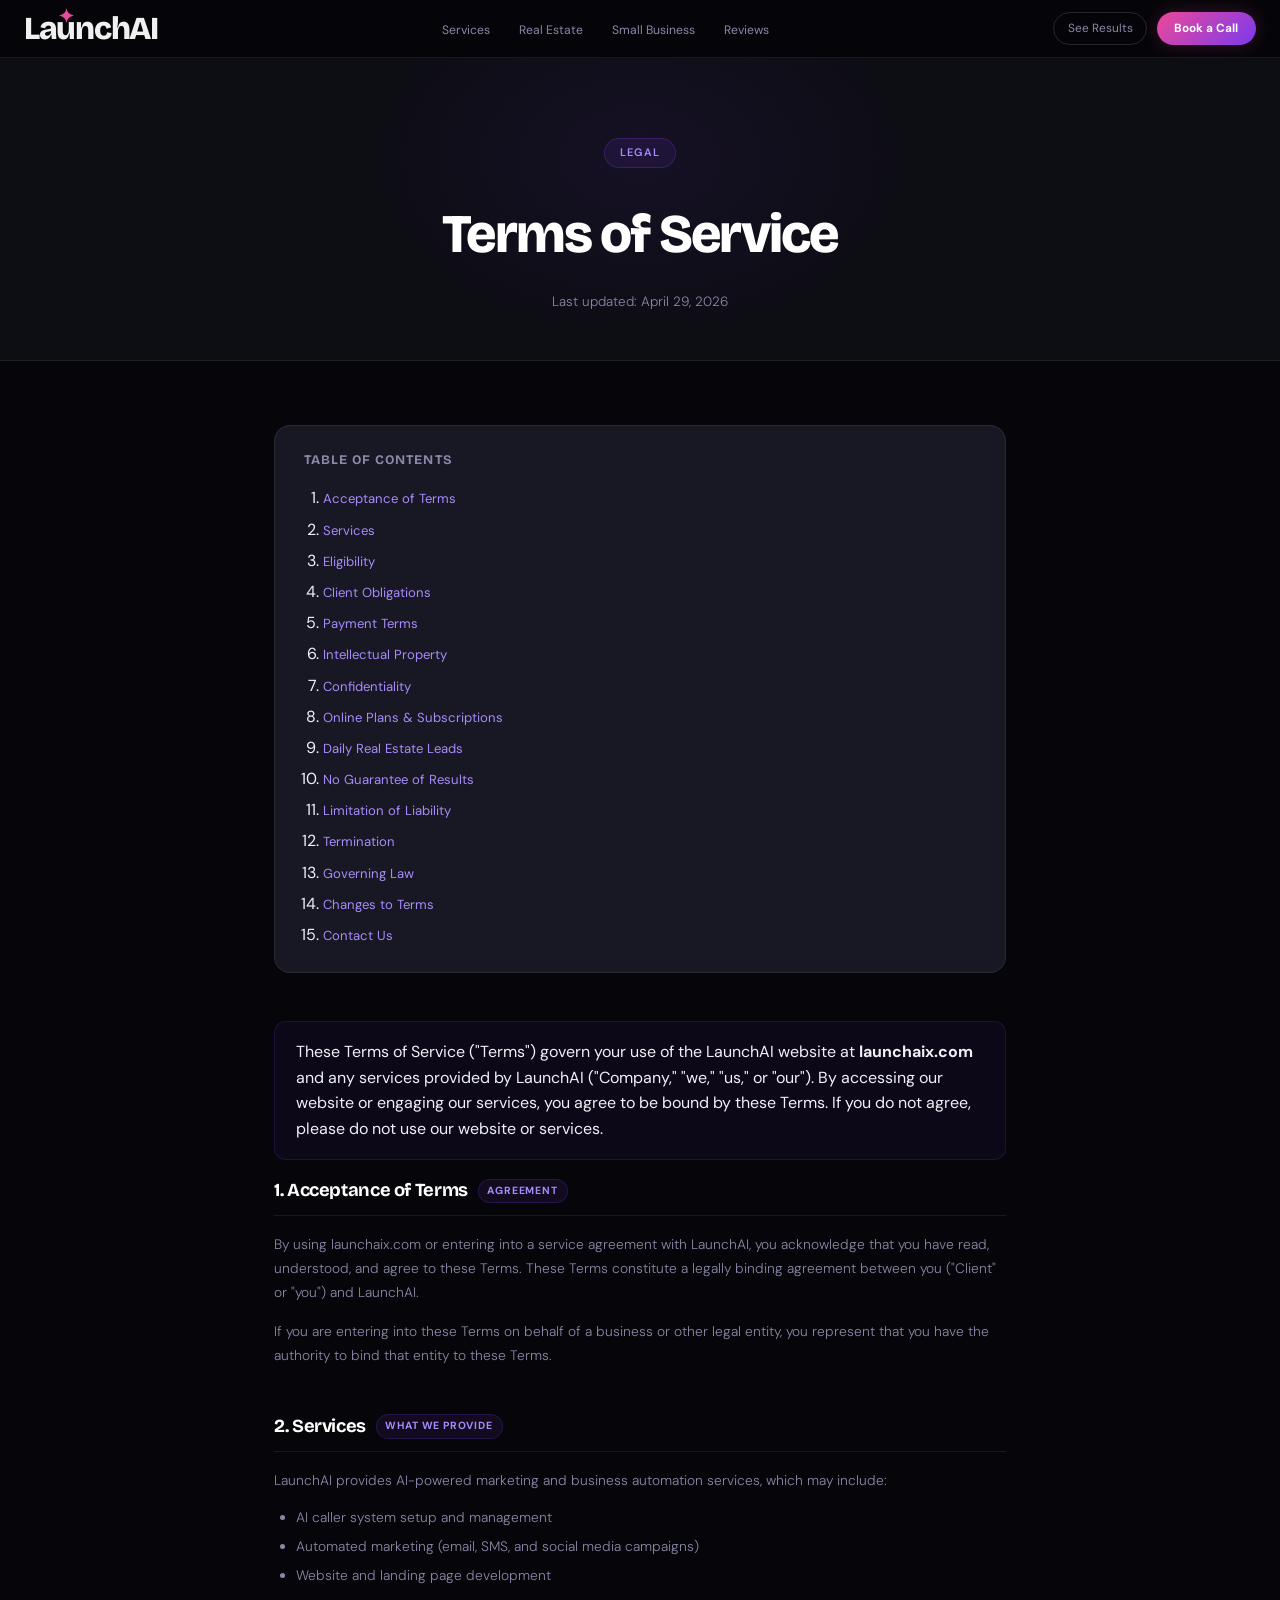
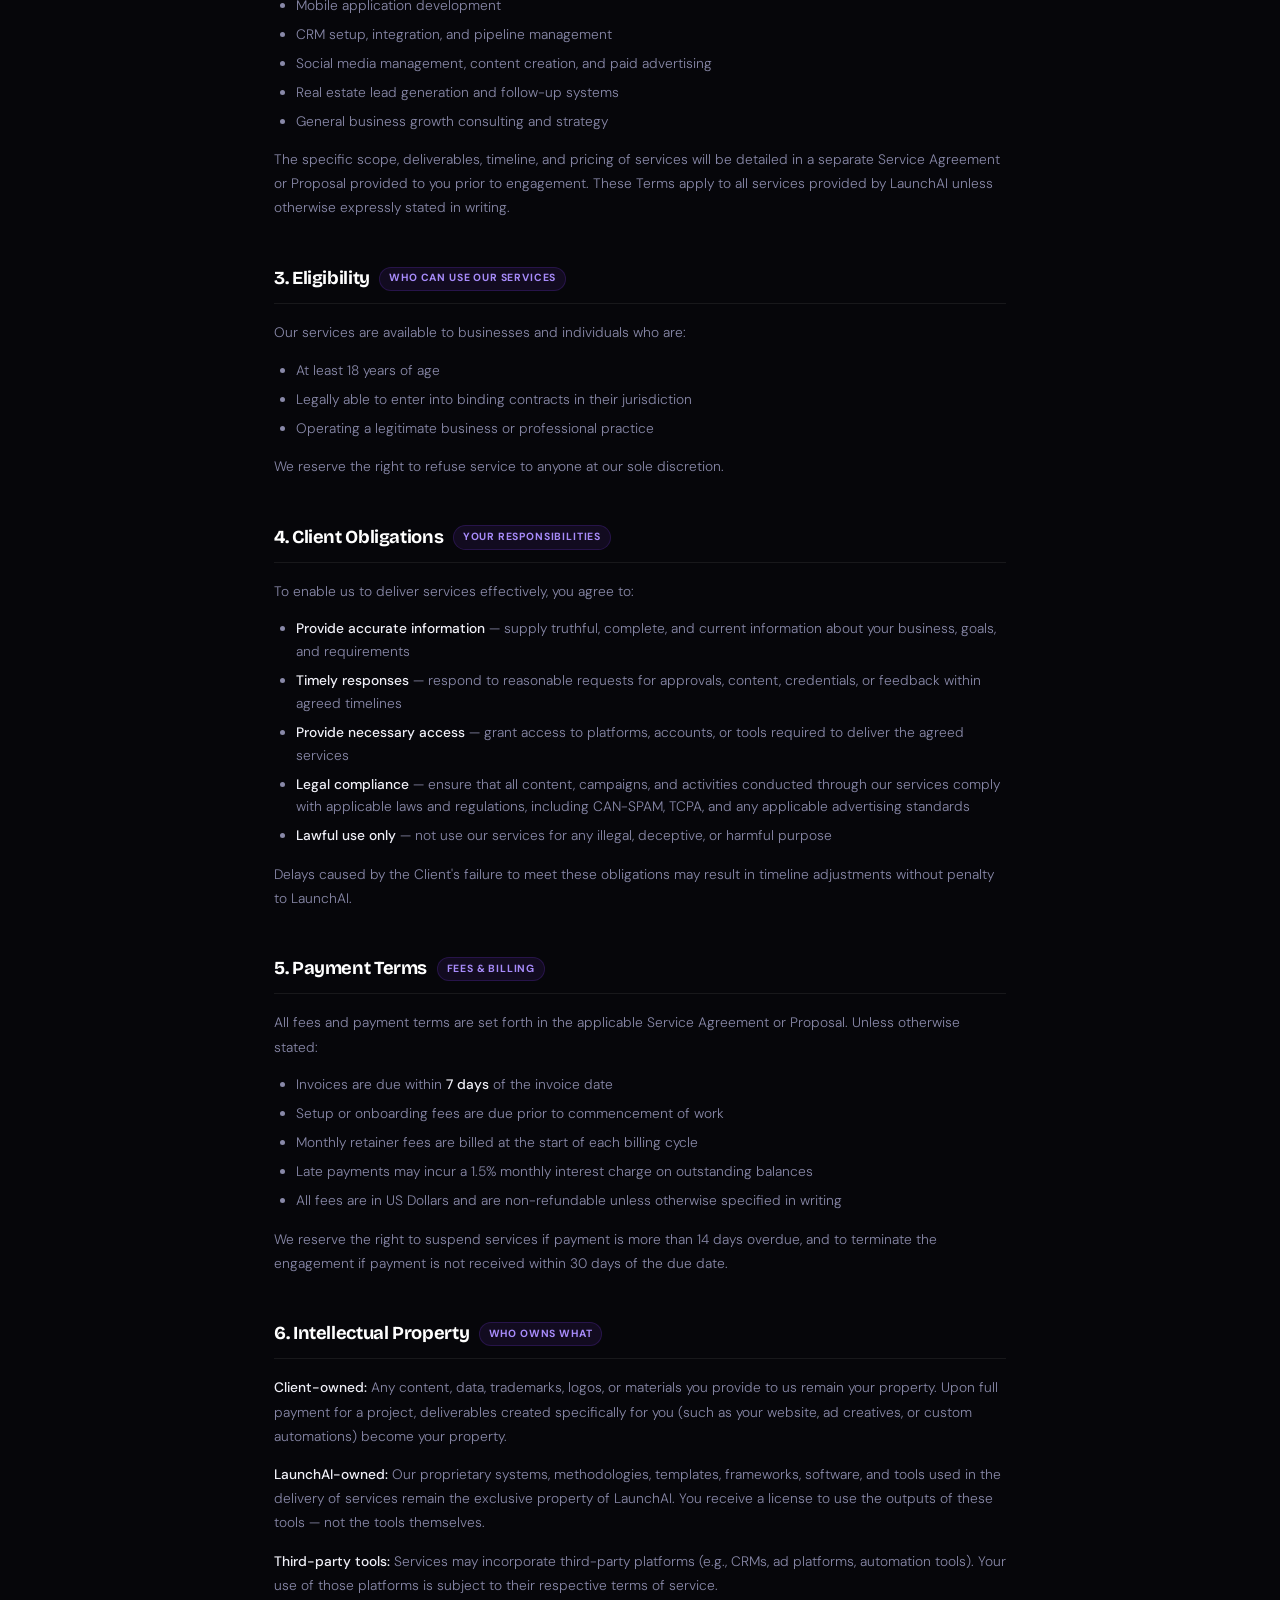
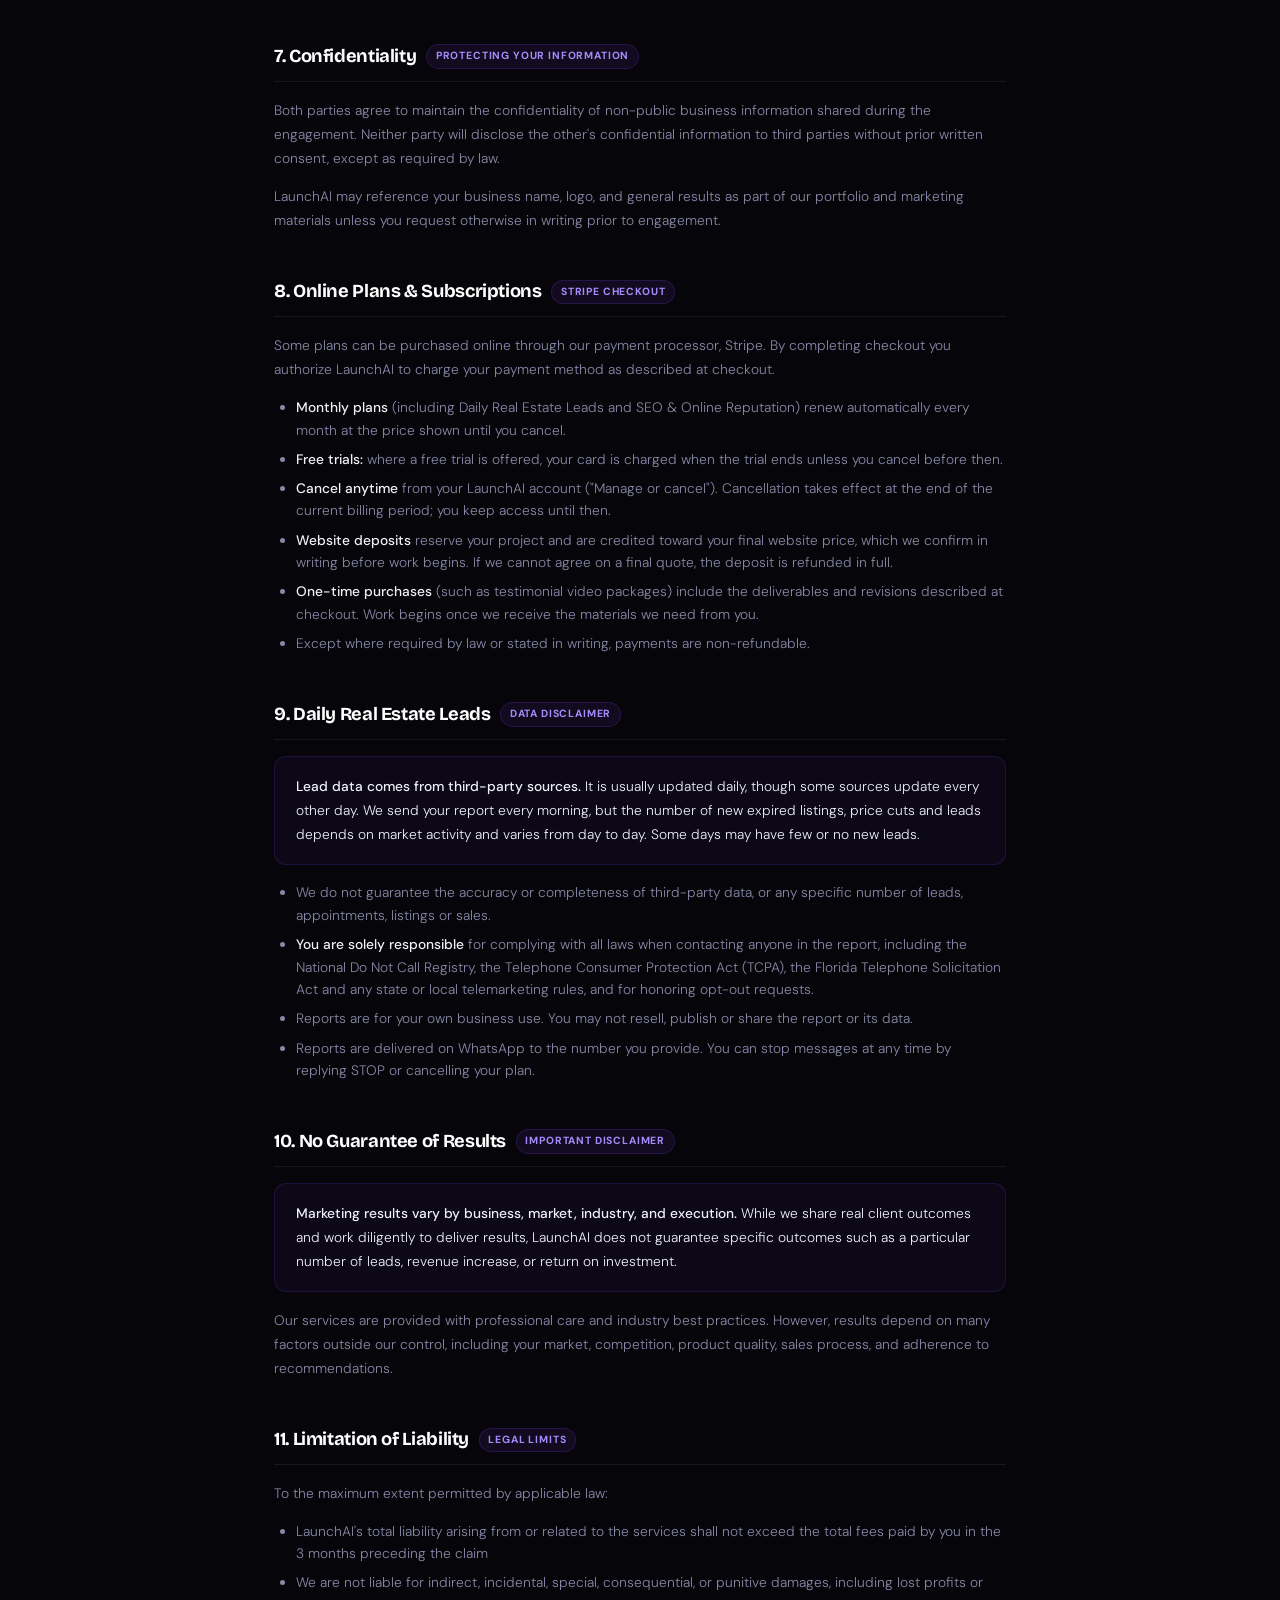
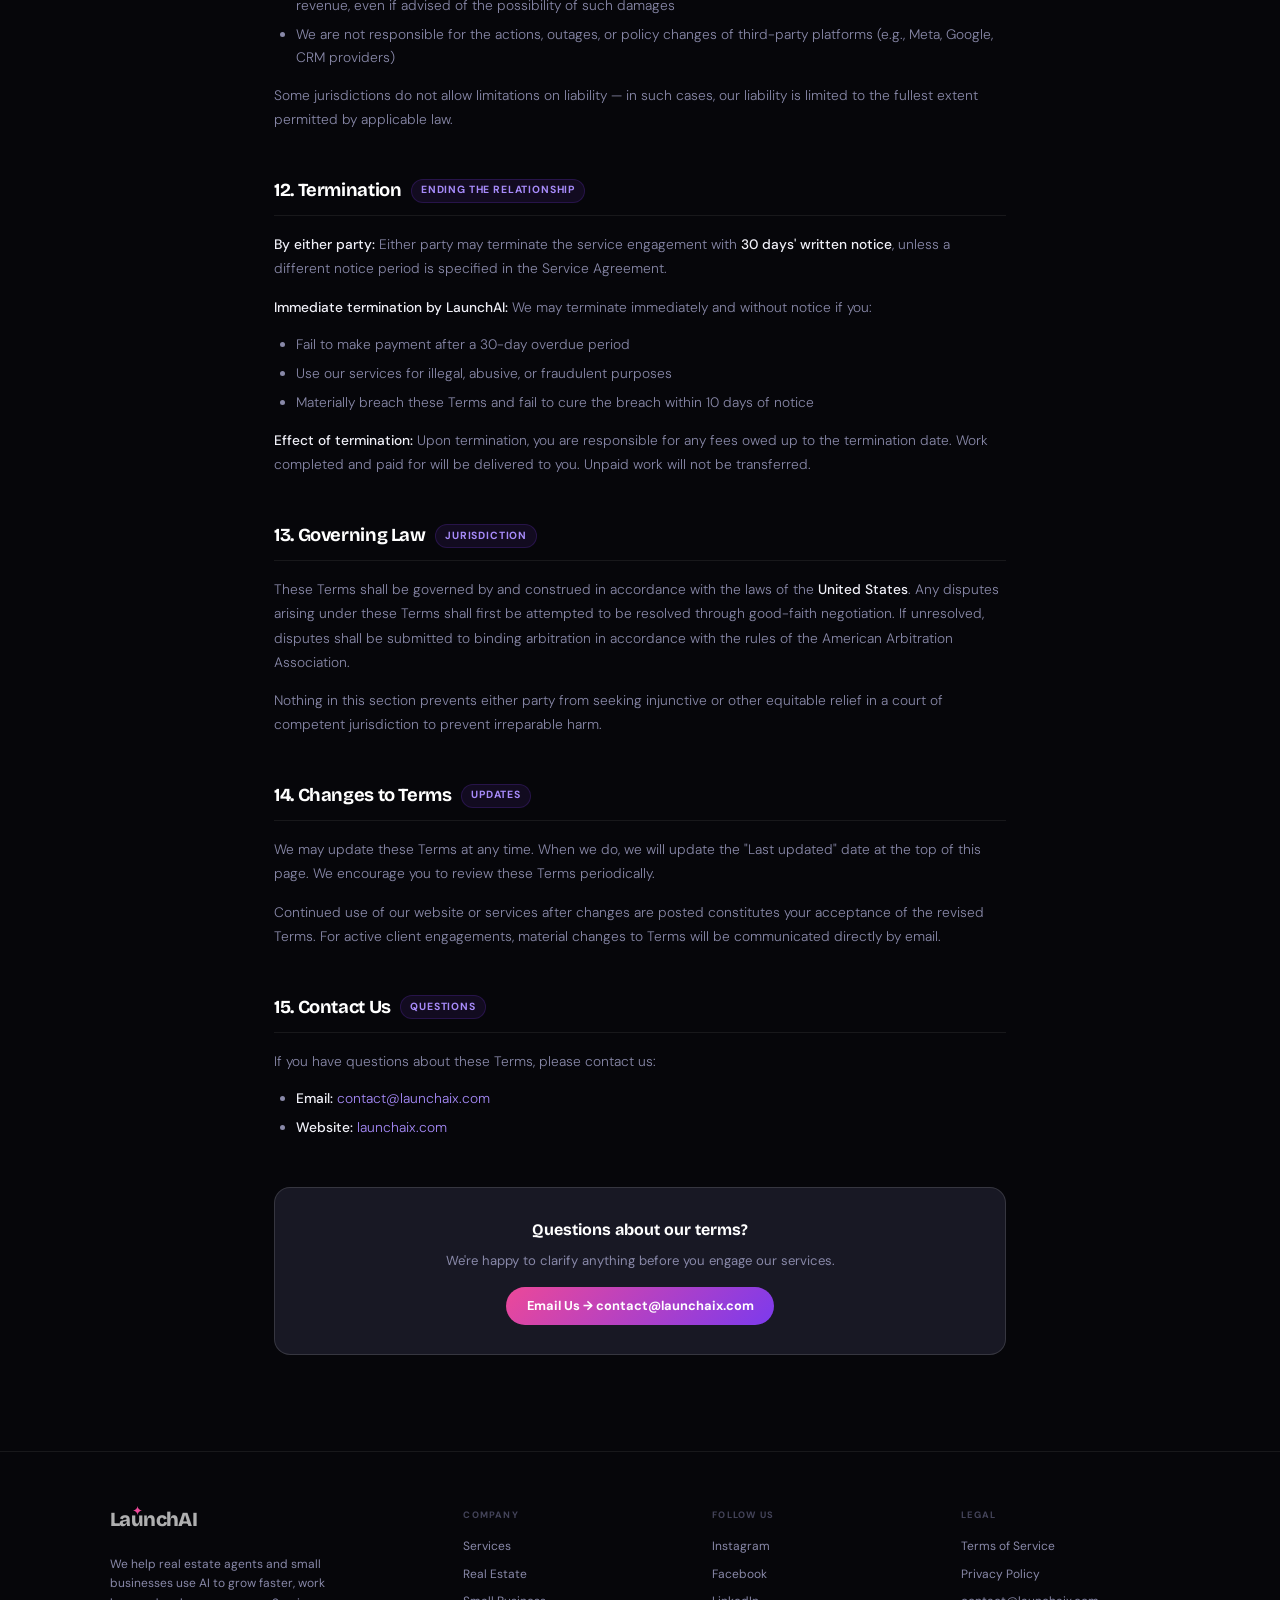
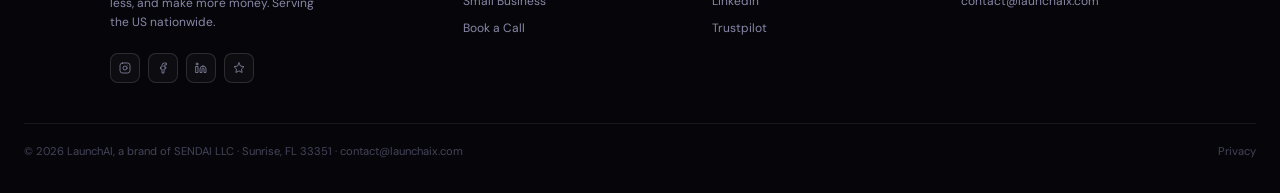
<file: terms-of-service.html>
<!DOCTYPE html>
<html lang="en">
<head>
<meta charset="UTF-8">
<meta name="viewport" content="width=device-width, initial-scale=1.0">
<title>Terms of Service | LaunchAI</title>
<meta name="description" content="LaunchAI Terms of Service — the terms that govern use of our AI marketing and automation services.">
<meta name="robots" content="index, follow">
<link rel="canonical" href="https://launchaix.com/terms-of-service">
<link rel="icon" href="data:image/svg+xml,<svg xmlns='http://www.w3.org/2000/svg' viewBox='0 0 32 32'><rect width='32' height='32' rx='8' fill='%23ec4899'/><text x='50%25' y='50%25' dominant-baseline='central' text-anchor='middle' font-family='Arial Black' font-size='20' font-weight='900' fill='white'>L</text></svg>">
<link rel="preconnect" href="https://fonts.googleapis.com">
<link rel="preconnect" href="https://fonts.gstatic.com" crossorigin>
<link href="https://fonts.googleapis.com/css2?family=Bricolage+Grotesque:wght@400;600;700;800&family=DM+Sans:ital,wght@0,300;0,400;0,500;1,300&display=swap" rel="stylesheet">
<style>
*,*::before,*::after{margin:0;padding:0;box-sizing:border-box}
:root{
  --ink:#06060a;--ink2:#0d0d14;--surface:#11111a;--card:#181824;--card2:#1e1e2e;
  --line:rgba(255,255,255,.07);--line2:rgba(255,255,255,.13);
  --off:#f0f0f8;--muted:#8888a8;--dim:#44445a;
  --pink:#ec4899;--ps:#f9a8d4;
  --grad2:linear-gradient(135deg,#ec4899,#7c3aed);
  --head:'Bricolage Grotesque',sans-serif;--body:'DM Sans',sans-serif;
}
html{scroll-behavior:smooth;-webkit-text-size-adjust:100%}
body{background:var(--ink);color:var(--off);font-family:var(--body);overflow-x:hidden;-webkit-font-smoothing:antialiased;line-height:1.6}
a{text-decoration:none;color:inherit}
:focus-visible{outline:2px solid var(--pink);outline-offset:2px}
.nav{position:sticky;top:0;z-index:300;display:flex;align-items:center;justify-content:space-between;padding:0 1.5rem;height:58px;background:rgba(6,6,10,.88);backdrop-filter:blur(24px);border-bottom:1px solid var(--line)}
.nav-logo{display:flex;align-items:center;text-decoration:none;flex-shrink:0}
.logo-svg{height:34px;width:auto;display:block}
.logo-html{position:relative;display:inline-block;line-height:1}
.logo-html .lh-text{font-family:'Bricolage Grotesque','Arial Black',Arial,sans-serif;font-weight:800;color:#f0f0f0;letter-spacing:-.04em;line-height:1;white-space:nowrap;display:block}
.logo-html .lh-star{position:absolute;pointer-events:none;left:0}
.logo-html-nav .lh-text{font-size:32px}
.logo-html-nav .lh-star{width:15px;height:15px;top:-5px}
.logo-html-sm .lh-text{font-size:20px;opacity:.72;letter-spacing:-.03em}
.logo-html-sm .lh-star{width:9px;height:9px;top:-3px}
.nav-links{display:flex;gap:1.8rem;list-style:none}
.nav-links a{font-size:.76rem;color:var(--muted);transition:.2s}.nav-links a:hover{color:#fff}
.nav-btns{display:flex;gap:.6rem}
.btn-ghost-sm{font-size:.74rem;color:var(--muted);padding:.4rem .85rem;border-radius:50px;border:1px solid var(--line2);transition:.2s;font-family:var(--body);background:transparent;text-decoration:none}
.btn-ghost-sm:hover{color:#fff;border-color:rgba(255,255,255,.25)}
.btn-pink-sm{font-size:.74rem;font-weight:700;color:#fff;background:var(--grad2);padding:.44rem 1.1rem;border-radius:50px;transition:.2s;font-family:var(--body);border:none;box-shadow:0 0 18px rgba(236,72,153,.22);text-decoration:none;display:inline-block}
.btn-pink-sm:hover{opacity:.88}
@media(max-width:600px){.nav-links,.btn-ghost-sm{display:none}}
.legal-hero{padding:5rem 1.5rem 3rem;text-align:center;border-bottom:1px solid var(--line);background:var(--ink2);position:relative;overflow:hidden}
.legal-hero::before{content:'';position:absolute;top:-100px;left:50%;transform:translateX(-50%);width:600px;height:400px;background:radial-gradient(ellipse,rgba(124,58,237,.08),transparent 65%);pointer-events:none}
.legal-badge{display:inline-flex;align-items:center;gap:.5rem;background:rgba(124,58,237,.1);border:1px solid rgba(124,58,237,.28);color:#a78bfa;font-size:.68rem;font-weight:600;letter-spacing:.1em;text-transform:uppercase;padding:.34rem .95rem;border-radius:50px;margin-bottom:1.4rem;position:relative;z-index:1}
.legal-hero h1{font-family:var(--head);font-size:clamp(2rem,5vw,3.4rem);font-weight:800;letter-spacing:-.04em;color:#fff;margin-bottom:.8rem;position:relative;z-index:1}
.legal-hero p{font-size:.84rem;color:var(--muted);font-weight:300;position:relative;z-index:1}
.legal-wrap{max-width:780px;margin:0 auto;padding:4rem 1.5rem 6rem}
.legal-toc{background:var(--card);border:1px solid var(--line);border-radius:16px;padding:1.5rem 1.8rem;margin-bottom:3rem}
.legal-toc h3{font-family:var(--head);font-size:.82rem;font-weight:700;color:var(--muted);letter-spacing:.08em;text-transform:uppercase;margin-bottom:.9rem}
.legal-toc ol{padding-left:1.2rem;display:flex;flex-direction:column;gap:.35rem}
.legal-toc li a{font-size:.82rem;color:#a78bfa;transition:.2s}.legal-toc li a:hover{color:#fff}
.legal-section{margin-bottom:2.8rem}
.legal-section h2{font-family:var(--head);font-size:1.15rem;font-weight:700;color:#fff;letter-spacing:-.02em;margin-bottom:1rem;padding-bottom:.6rem;border-bottom:1px solid var(--line);display:flex;align-items:center;gap:.6rem}
.legal-section h2 span{font-family:var(--body);font-size:.65rem;font-weight:700;color:#a78bfa;background:rgba(124,58,237,.1);border:1px solid rgba(124,58,237,.2);padding:.18rem .55rem;border-radius:50px;letter-spacing:.08em;text-transform:uppercase;white-space:nowrap}
.legal-section p{font-size:.86rem;color:var(--muted);line-height:1.75;margin-bottom:.9rem;font-weight:300}
.legal-section p strong{color:var(--off);font-weight:500}
.legal-section ul,.legal-section ol{padding-left:1.4rem;margin-bottom:.9rem;display:flex;flex-direction:column;gap:.4rem}
.legal-section li{font-size:.86rem;color:var(--muted);line-height:1.65;font-weight:300}
.legal-section li strong{color:var(--off);font-weight:500}
.legal-highlight{background:rgba(124,58,237,.06);border:1px solid rgba(124,58,237,.18);border-radius:12px;padding:1.1rem 1.3rem;margin:1rem 0}
.legal-highlight p{margin-bottom:0;color:var(--off)}
.legal-contact{background:var(--card);border:1px solid var(--line2);border-radius:16px;padding:1.8rem;text-align:center;margin-top:3rem}
.legal-contact h3{font-family:var(--head);font-size:1rem;font-weight:700;color:#fff;margin-bottom:.5rem}
.legal-contact p{font-size:.82rem;color:var(--muted);margin-bottom:1rem}
.legal-contact a{display:inline-flex;align-items:center;gap:.4rem;background:var(--grad2);color:#fff;font-size:.8rem;font-weight:700;padding:.55rem 1.3rem;border-radius:50px;font-family:var(--body);transition:.2s}
.legal-contact a:hover{opacity:.88}
footer{background:var(--ink);border-top:1px solid var(--line);padding:3.5rem 1.5rem 2rem}
.ft-g{max-width:1060px;margin:0 auto;display:grid;grid-template-columns:1.5fr 1fr 1fr 1fr;gap:2.5rem;margin-bottom:2.5rem}
.ft-desc{font-size:.75rem;color:var(--muted);line-height:1.6;max-width:220px;margin-top:.7rem;margin-bottom:1.3rem}
.ft-col h5{font-size:.58rem;font-weight:700;letter-spacing:.13em;text-transform:uppercase;color:var(--dim);margin-bottom:.9rem}
.ft-col a{display:block;font-size:.75rem;color:var(--muted);margin-bottom:.5rem;transition:.2s}
.ft-col a:hover{color:#fff}
.si-r{display:flex;gap:.5rem}
.si{width:30px;height:30px;border-radius:8px;border:1px solid var(--line2);background:rgba(255,255,255,.03);display:flex;align-items:center;justify-content:center;transition:.25s;text-decoration:none;color:var(--muted)}
.si:hover{background:rgba(236,72,153,.15);border-color:rgba(236,72,153,.35);transform:translateY(-2px)}
.si svg{width:12px;height:12px;fill:none;stroke:currentColor;stroke-width:1.6;stroke-linecap:round;stroke-linejoin:round}
.ft-hr{height:1px;background:var(--line);margin-bottom:1.2rem}
.ft-bot{display:flex;align-items:center;justify-content:space-between;flex-wrap:wrap;gap:.8rem;font-size:.7rem;color:var(--dim)}
.ft-bot a{color:var(--dim);transition:.2s}.ft-bot a:hover{color:var(--muted)}
.tpv{color:#00b67a}
@media(max-width:600px){.ft-g{grid-template-columns:1fr 1fr}}
</style>
<!-- Meta Pixel Code -->
<script>
!function(f,b,e,v,n,t,s)
{if(f.fbq)return;n=f.fbq=function(){n.callMethod?
n.callMethod.apply(n,arguments):n.queue.push(arguments)};
if(!f._fbq)f._fbq=n;n.push=n;n.loaded=!0;n.version='2.0';
n.queue=[];t=b.createElement(e);t.async=!0;
t.src=v;s=b.getElementsByTagName(e)[0];
s.parentNode.insertBefore(t,s)}(window, document,'script',
'https://connect.facebook.net/en_US/fbevents.js');
fbq('init', '2270715980511348');
fbq('track', 'PageView');
</script>
<noscript><img height="1" width="1" style="display:none"
src="https://www.facebook.com/tr?id=2270715980511348&ev=PageView&noscript=1"
/></noscript>
<!-- End Meta Pixel Code -->
<script>window.lxTrack=function(e,d){try{window.fbq&&fbq('track',e,d||{})}catch(_){}};</script>
</head>
<body>

<nav class="nav">
  <a class="nav-logo" href="/" aria-label="LaunchAI">
    <div class="logo-html logo-html-nav" id="navLogo">
      <span class="lh-text" id="navLogoText">LaunchAI</span>
      <svg class="lh-star" id="navLogoStar" viewBox="0 0 38 38" xmlns="http://www.w3.org/2000/svg">
        <path d="M19 0 Q20.8 16.2 38 19 Q20.8 21.8 19 38 Q17.2 21.8 0 19 Q17.2 16.2 19 0Z" fill="#ec4899"/>
      </svg>
    </div>
  </a>
  <ul class="nav-links">
    <li><a href="/#leads">Services</a></li>
    <li><a href="/#growth-re">Real Estate</a></li>
    <li><a href="/#growth-sb">Small Business</a></li>
    <li><a href="/#reviews">Reviews</a></li>
  </ul>
  <div class="nav-btns">
    <a class="btn-ghost-sm" href="/#reviews">See Results</a>
    <a class="btn-pink-sm" href="/?buy=call">Book a Call</a>
  </div>
</nav>

<div class="legal-hero">
  <div class="legal-badge">Legal</div>
  <h1>Terms of Service</h1>
  <p>Last updated: April 29, 2026</p>
</div>

<div class="legal-wrap">

  <div class="legal-toc">
    <h3>Table of Contents</h3>
    <ol>
      <li><a href="#acceptance">Acceptance of Terms</a></li>
      <li><a href="#services-desc">Services</a></li>
      <li><a href="#eligibility">Eligibility</a></li>
      <li><a href="#client-obligations">Client Obligations</a></li>
      <li><a href="#payment">Payment Terms</a></li>
      <li><a href="#ip">Intellectual Property</a></li>
      <li><a href="#confidentiality">Confidentiality</a></li>
      <li><a href="#subscriptions">Online Plans & Subscriptions</a></li>
      <li><a href="#leads">Daily Real Estate Leads</a></li>
      <li><a href="#results">No Guarantee of Results</a></li>
      <li><a href="#limitation">Limitation of Liability</a></li>
      <li><a href="#termination">Termination</a></li>
      <li><a href="#governing-law">Governing Law</a></li>
      <li><a href="#changes-terms">Changes to Terms</a></li>
      <li><a href="#contact-terms">Contact Us</a></li>
    </ol>
  </div>

  <div class="legal-highlight">
    <p>These Terms of Service ("Terms") govern your use of the LaunchAI website at <strong>launchaix.com</strong> and any services provided by LaunchAI ("Company," "we," "us," or "our"). By accessing our website or engaging our services, you agree to be bound by these Terms. If you do not agree, please do not use our website or services.</p>
  </div>

  <div class="legal-section" id="acceptance">
    <h2>1. Acceptance of Terms <span>Agreement</span></h2>
    <p>By using launchaix.com or entering into a service agreement with LaunchAI, you acknowledge that you have read, understood, and agree to these Terms. These Terms constitute a legally binding agreement between you ("Client" or "you") and LaunchAI.</p>
    <p>If you are entering into these Terms on behalf of a business or other legal entity, you represent that you have the authority to bind that entity to these Terms.</p>
  </div>

  <div class="legal-section" id="services-desc">
    <h2>2. Services <span>What we provide</span></h2>
    <p>LaunchAI provides AI-powered marketing and business automation services, which may include:</p>
    <ul>
      <li>AI caller system setup and management</li>
      <li>Automated marketing (email, SMS, and social media campaigns)</li>
      <li>Website and landing page development</li>
      <li>Mobile application development</li>
      <li>CRM setup, integration, and pipeline management</li>
      <li>Social media management, content creation, and paid advertising</li>
      <li>Real estate lead generation and follow-up systems</li>
      <li>General business growth consulting and strategy</li>
    </ul>
    <p>The specific scope, deliverables, timeline, and pricing of services will be detailed in a separate Service Agreement or Proposal provided to you prior to engagement. These Terms apply to all services provided by LaunchAI unless otherwise expressly stated in writing.</p>
  </div>

  <div class="legal-section" id="eligibility">
    <h2>3. Eligibility <span>Who can use our services</span></h2>
    <p>Our services are available to businesses and individuals who are:</p>
    <ul>
      <li>At least 18 years of age</li>
      <li>Legally able to enter into binding contracts in their jurisdiction</li>
      <li>Operating a legitimate business or professional practice</li>
    </ul>
    <p>We reserve the right to refuse service to anyone at our sole discretion.</p>
  </div>

  <div class="legal-section" id="client-obligations">
    <h2>4. Client Obligations <span>Your responsibilities</span></h2>
    <p>To enable us to deliver services effectively, you agree to:</p>
    <ul>
      <li><strong>Provide accurate information</strong> — supply truthful, complete, and current information about your business, goals, and requirements</li>
      <li><strong>Timely responses</strong> — respond to reasonable requests for approvals, content, credentials, or feedback within agreed timelines</li>
      <li><strong>Provide necessary access</strong> — grant access to platforms, accounts, or tools required to deliver the agreed services</li>
      <li><strong>Legal compliance</strong> — ensure that all content, campaigns, and activities conducted through our services comply with applicable laws and regulations, including CAN-SPAM, TCPA, and any applicable advertising standards</li>
      <li><strong>Lawful use only</strong> — not use our services for any illegal, deceptive, or harmful purpose</li>
    </ul>
    <p>Delays caused by the Client's failure to meet these obligations may result in timeline adjustments without penalty to LaunchAI.</p>
  </div>

  <div class="legal-section" id="payment">
    <h2>5. Payment Terms <span>Fees & billing</span></h2>
    <p>All fees and payment terms are set forth in the applicable Service Agreement or Proposal. Unless otherwise stated:</p>
    <ul>
      <li>Invoices are due within <strong>7 days</strong> of the invoice date</li>
      <li>Setup or onboarding fees are due prior to commencement of work</li>
      <li>Monthly retainer fees are billed at the start of each billing cycle</li>
      <li>Late payments may incur a 1.5% monthly interest charge on outstanding balances</li>
      <li>All fees are in US Dollars and are non-refundable unless otherwise specified in writing</li>
    </ul>
    <p>We reserve the right to suspend services if payment is more than 14 days overdue, and to terminate the engagement if payment is not received within 30 days of the due date.</p>
  </div>

  <div class="legal-section" id="ip">
    <h2>6. Intellectual Property <span>Who owns what</span></h2>
    <p><strong>Client-owned:</strong> Any content, data, trademarks, logos, or materials you provide to us remain your property. Upon full payment for a project, deliverables created specifically for you (such as your website, ad creatives, or custom automations) become your property.</p>
    <p><strong>LaunchAI-owned:</strong> Our proprietary systems, methodologies, templates, frameworks, software, and tools used in the delivery of services remain the exclusive property of LaunchAI. You receive a license to use the outputs of these tools — not the tools themselves.</p>
    <p><strong>Third-party tools:</strong> Services may incorporate third-party platforms (e.g., CRMs, ad platforms, automation tools). Your use of those platforms is subject to their respective terms of service.</p>
  </div>

  <div class="legal-section" id="confidentiality">
    <h2>7. Confidentiality <span>Protecting your information</span></h2>
    <p>Both parties agree to maintain the confidentiality of non-public business information shared during the engagement. Neither party will disclose the other's confidential information to third parties without prior written consent, except as required by law.</p>
    <p>LaunchAI may reference your business name, logo, and general results as part of our portfolio and marketing materials unless you request otherwise in writing prior to engagement.</p>
  </div>

  <div class="legal-section" id="subscriptions">
    <h2>8. Online Plans & Subscriptions <span>Stripe checkout</span></h2>
    <p>Some plans can be purchased online through our payment processor, Stripe. By completing checkout you authorize LaunchAI to charge your payment method as described at checkout.</p>
    <ul>
      <li><strong>Monthly plans</strong> (including Daily Real Estate Leads and SEO &amp; Online Reputation) renew automatically every month at the price shown until you cancel.</li>
      <li><strong>Free trials:</strong> where a free trial is offered, your card is charged when the trial ends unless you cancel before then.</li>
      <li><strong>Cancel anytime</strong> from your LaunchAI account ("Manage or cancel"). Cancellation takes effect at the end of the current billing period; you keep access until then.</li>
      <li><strong>Website deposits</strong> reserve your project and are credited toward your final website price, which we confirm in writing before work begins. If we cannot agree on a final quote, the deposit is refunded in full.</li>
      <li><strong>One-time purchases</strong> (such as testimonial video packages) include the deliverables and revisions described at checkout. Work begins once we receive the materials we need from you.</li>
      <li>Except where required by law or stated in writing, payments are non-refundable.</li>
    </ul>
  </div>

  <div class="legal-section" id="leads">
    <h2>9. Daily Real Estate Leads <span>Data disclaimer</span></h2>
    <div class="legal-highlight">
      <p><strong>Lead data comes from third-party sources.</strong> It is usually updated daily, though some sources update every other day. We send your report every morning, but the number of new expired listings, price cuts and leads depends on market activity and varies from day to day. Some days may have few or no new leads.</p>
    </div>
    <ul>
      <li>We do not guarantee the accuracy or completeness of third-party data, or any specific number of leads, appointments, listings or sales.</li>
      <li><strong>You are solely responsible</strong> for complying with all laws when contacting anyone in the report, including the National Do Not Call Registry, the Telephone Consumer Protection Act (TCPA), the Florida Telephone Solicitation Act and any state or local telemarketing rules, and for honoring opt-out requests.</li>
      <li>Reports are for your own business use. You may not resell, publish or share the report or its data.</li>
      <li>Reports are delivered on WhatsApp to the number you provide. You can stop messages at any time by replying STOP or cancelling your plan.</li>
    </ul>
  </div>

  <div class="legal-section" id="results">
    <h2>10. No Guarantee of Results <span>Important disclaimer</span></h2>
    <div class="legal-highlight">
      <p><strong>Marketing results vary by business, market, industry, and execution.</strong> While we share real client outcomes and work diligently to deliver results, LaunchAI does not guarantee specific outcomes such as a particular number of leads, revenue increase, or return on investment.</p>
    </div>
    <p>Our services are provided with professional care and industry best practices. However, results depend on many factors outside our control, including your market, competition, product quality, sales process, and adherence to recommendations.</p>
  </div>

  <div class="legal-section" id="limitation">
    <h2>11. Limitation of Liability <span>Legal limits</span></h2>
    <p>To the maximum extent permitted by applicable law:</p>
    <ul>
      <li>LaunchAI's total liability arising from or related to the services shall not exceed the total fees paid by you in the 3 months preceding the claim</li>
      <li>We are not liable for indirect, incidental, special, consequential, or punitive damages, including lost profits or revenue, even if advised of the possibility of such damages</li>
      <li>We are not responsible for the actions, outages, or policy changes of third-party platforms (e.g., Meta, Google, CRM providers)</li>
    </ul>
    <p>Some jurisdictions do not allow limitations on liability — in such cases, our liability is limited to the fullest extent permitted by applicable law.</p>
  </div>

  <div class="legal-section" id="termination">
    <h2>12. Termination <span>Ending the relationship</span></h2>
    <p><strong>By either party:</strong> Either party may terminate the service engagement with <strong>30 days' written notice</strong>, unless a different notice period is specified in the Service Agreement.</p>
    <p><strong>Immediate termination by LaunchAI:</strong> We may terminate immediately and without notice if you:</p>
    <ul>
      <li>Fail to make payment after a 30-day overdue period</li>
      <li>Use our services for illegal, abusive, or fraudulent purposes</li>
      <li>Materially breach these Terms and fail to cure the breach within 10 days of notice</li>
    </ul>
    <p><strong>Effect of termination:</strong> Upon termination, you are responsible for any fees owed up to the termination date. Work completed and paid for will be delivered to you. Unpaid work will not be transferred.</p>
  </div>

  <div class="legal-section" id="governing-law">
    <h2>13. Governing Law <span>Jurisdiction</span></h2>
    <p>These Terms shall be governed by and construed in accordance with the laws of the <strong>United States</strong>. Any disputes arising under these Terms shall first be attempted to be resolved through good-faith negotiation. If unresolved, disputes shall be submitted to binding arbitration in accordance with the rules of the American Arbitration Association.</p>
    <p>Nothing in this section prevents either party from seeking injunctive or other equitable relief in a court of competent jurisdiction to prevent irreparable harm.</p>
  </div>

  <div class="legal-section" id="changes-terms">
    <h2>14. Changes to Terms <span>Updates</span></h2>
    <p>We may update these Terms at any time. When we do, we will update the "Last updated" date at the top of this page. We encourage you to review these Terms periodically.</p>
    <p>Continued use of our website or services after changes are posted constitutes your acceptance of the revised Terms. For active client engagements, material changes to Terms will be communicated directly by email.</p>
  </div>

  <div class="legal-section" id="contact-terms">
    <h2>15. Contact Us <span>Questions</span></h2>
    <p>If you have questions about these Terms, please contact us:</p>
    <ul>
      <li><strong>Email:</strong> <a href="mailto:contact@launchaix.com" style="color:#a78bfa">contact@launchaix.com</a></li>
      <li><strong>Website:</strong> <a href="https://launchaix.com" style="color:#a78bfa">launchaix.com</a></li>
    </ul>
  </div>

  <div class="legal-contact">
    <h3>Questions about our terms?</h3>
    <p>We're happy to clarify anything before you engage our services.</p>
    <a href="mailto:contact@launchaix.com">Email Us → contact@launchaix.com</a>
  </div>

</div>

<footer>
  <div class="ft-g">
    <div>
      <a href="/" style="display:inline-block;margin-bottom:.65rem">
        <div class="logo-html logo-html-sm" id="footerLogo">
          <span class="lh-text" id="footerLogoText">LaunchAI</span>
          <svg class="lh-star" id="footerLogoStar" viewBox="0 0 38 38" xmlns="http://www.w3.org/2000/svg">
            <path d="M19 0 Q20.8 16.2 38 19 Q20.8 21.8 19 38 Q17.2 21.8 0 19 Q17.2 16.2 19 0Z" fill="#ec4899"/>
          </svg>
        </div>
      </a>
      <p class="ft-desc">We help real estate agents and small businesses use AI to grow faster, work less, and make more money. Serving the US nationwide.</p>
      <div class="si-r">
        <a class="si" href="https://www.instagram.com/launchaix?igsh=MWw5YXZ1ZnY0OTVsaw%3D%3D&utm_source=qr" target="_blank" rel="noopener noreferrer" aria-label="Instagram"><svg viewBox="0 0 24 24"><rect x="2" y="2" width="20" height="20" rx="5"/><circle cx="12" cy="12" r="4"/><circle cx="17.5" cy="6.5" r=".8" fill="currentColor" stroke="none"/></svg></a>
        <a class="si" href="https://www.facebook.com/profile.php?id=61578196255046" target="_blank" rel="noopener noreferrer" aria-label="Facebook"><svg viewBox="0 0 24 24"><path d="M18 2h-3a5 5 0 00-5 5v3H7v4h3v8h4v-8h3l1-4h-4V7a1 1 0 011-1h3z"/></svg></a>
        <a class="si" href="https://www.linkedin.com/company/launchaix/" target="_blank" rel="noopener noreferrer" aria-label="LinkedIn"><svg viewBox="0 0 24 24"><path d="M16 8a6 6 0 016 6v7h-4v-7a2 2 0 00-4 0v7h-4v-7a6 6 0 016-6z"/><rect x="2" y="9" width="4" height="12"/><circle cx="4" cy="4" r="2"/></svg></a>
        <a class="si" href="https://www.trustpilot.com/review/launchaix.com" target="_blank" rel="noopener noreferrer" aria-label="Trustpilot"><svg viewBox="0 0 24 24" fill="none" stroke="currentColor" stroke-width="1.6"><polygon points="12 2 15.09 8.26 22 9.27 17 14.14 18.18 21.02 12 17.77 5.82 21.02 7 14.14 2 9.27 8.91 8.26 12 2"/></svg></a>
      </div>
    </div>
    <div class="ft-col"><h5>Company</h5><a href="/#leads">Services</a><a href="/#growth-re">Real Estate</a><a href="/#growth-sb">Small Business</a><a href="/?buy=call">Book a Call</a></div>
    <div class="ft-col"><h5>Follow Us</h5><a href="https://www.instagram.com/launchaix?igsh=MWw5YXZ1ZnY0OTVsaw%3D%3D&utm_source=qr" target="_blank" rel="noopener noreferrer">Instagram</a><a href="https://www.facebook.com/profile.php?id=61578196255046" target="_blank" rel="noopener noreferrer">Facebook</a><a href="https://www.linkedin.com/company/launchaix/" target="_blank" rel="noopener noreferrer">LinkedIn</a><a href="https://www.trustpilot.com/review/launchaix.com" target="_blank" rel="noopener noreferrer">Trustpilot</a></div>
    <div class="ft-col"><h5>Legal</h5><a href="/terms-of-service">Terms of Service</a><a href="/privacy">Privacy Policy</a><a href="mailto:contact@launchaix.com">contact@launchaix.com</a></div>
  </div>
  <div class="ft-hr"></div>
  <div class="ft-bot"><span>© 2026 LaunchAI, a brand of SENDAI LLC · Sunrise, FL 33351 · contact@launchaix.com</span><div style="display:flex;gap:1.2rem;align-items:center"><a href="/privacy">Privacy</a></div></div>
</footer>

<script>(function(){var logos=[{t:'navLogoText',s:'navLogoStar',fs:32,ls:-.04},{t:'footerLogoText',s:'footerLogoStar',fs:20,ls:-.03}];function pos(){var c=document.createElement('canvas').getContext('2d');logos.forEach(function(lg){var te=document.getElementById(lg.t),st=document.getElementById(lg.s);if(!te||!st)return;c.font='800 '+lg.fs+'px "Bricolage Grotesque","Arial Black",Arial,sans-serif';var lw=c.measureText('La').width,uw=c.measureText('u').width,sw=st.getBoundingClientRect().width||15;st.style.left=Math.max(0,lw+(lg.fs*lg.ls*2)+(uw/2)-(sw/2))+'px'});}pos();document.fonts.ready.then(pos);})();</script>
</body>
</html>
</file>
